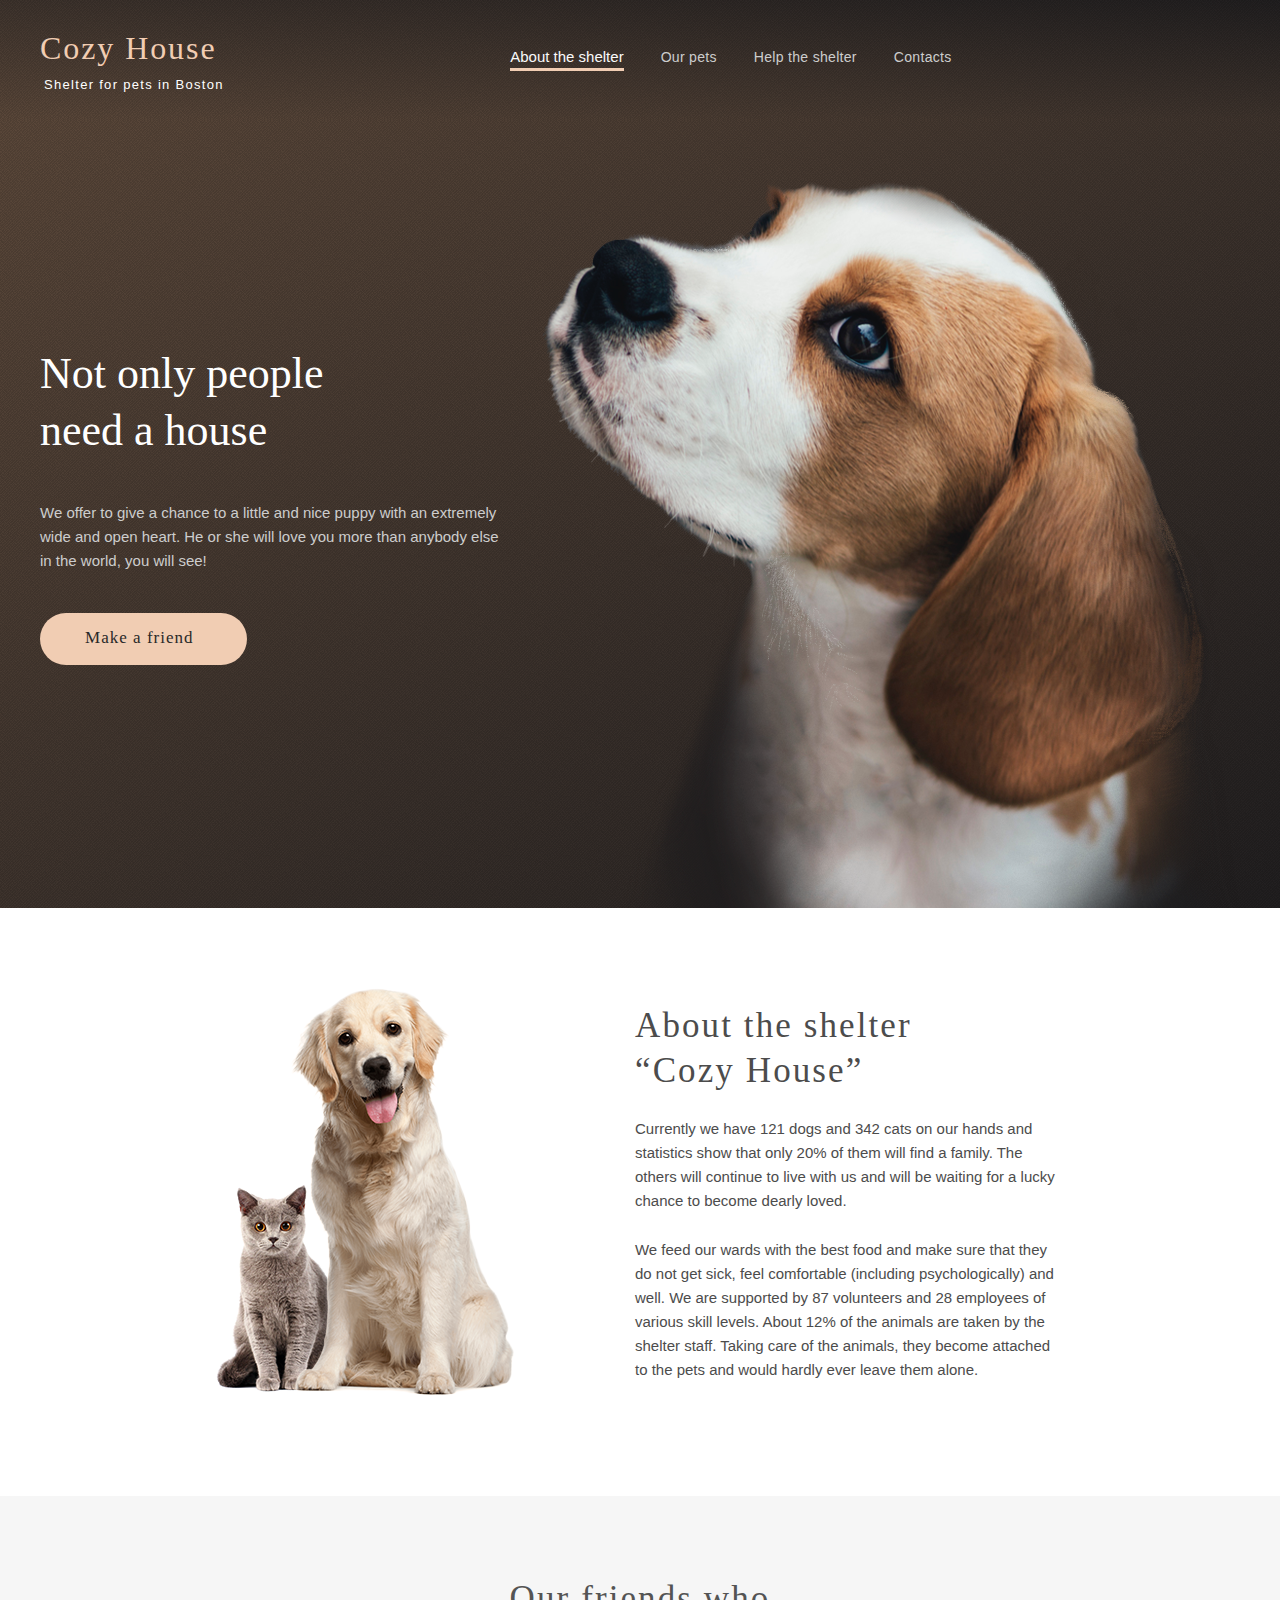
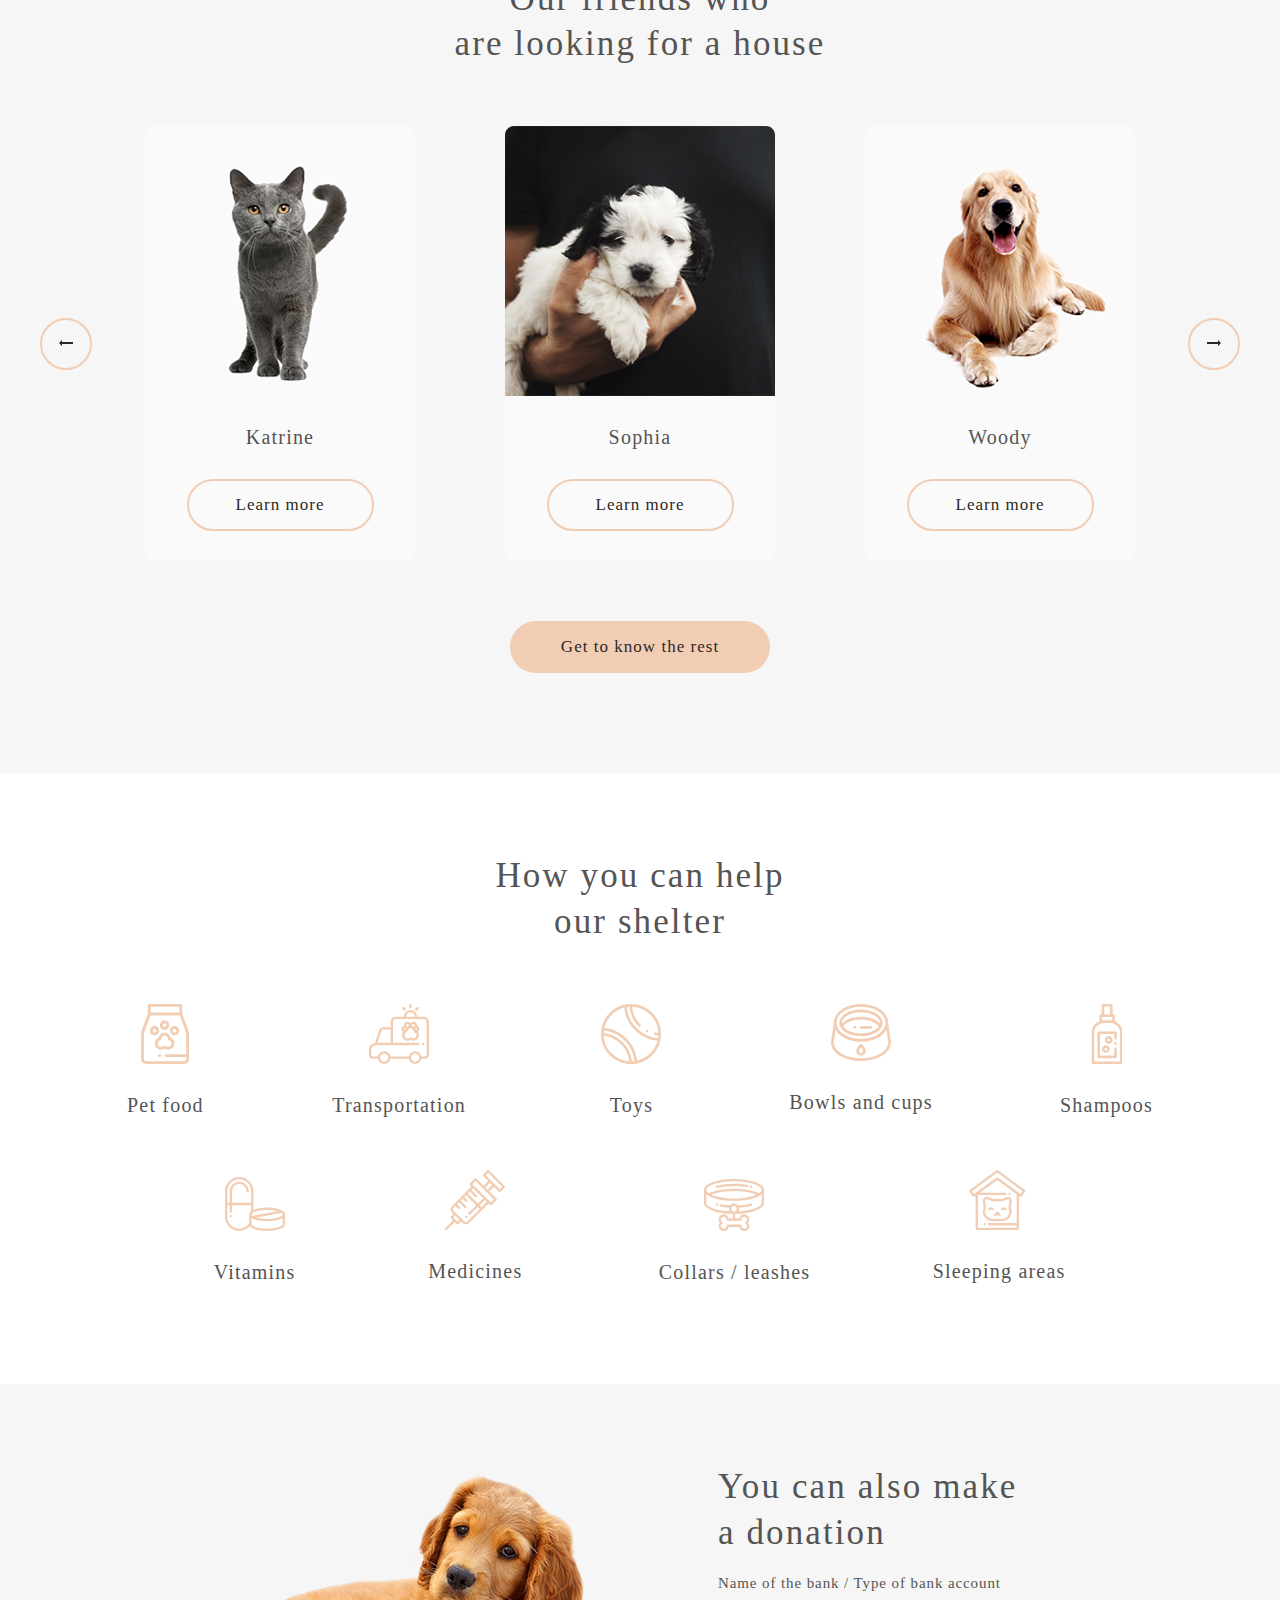
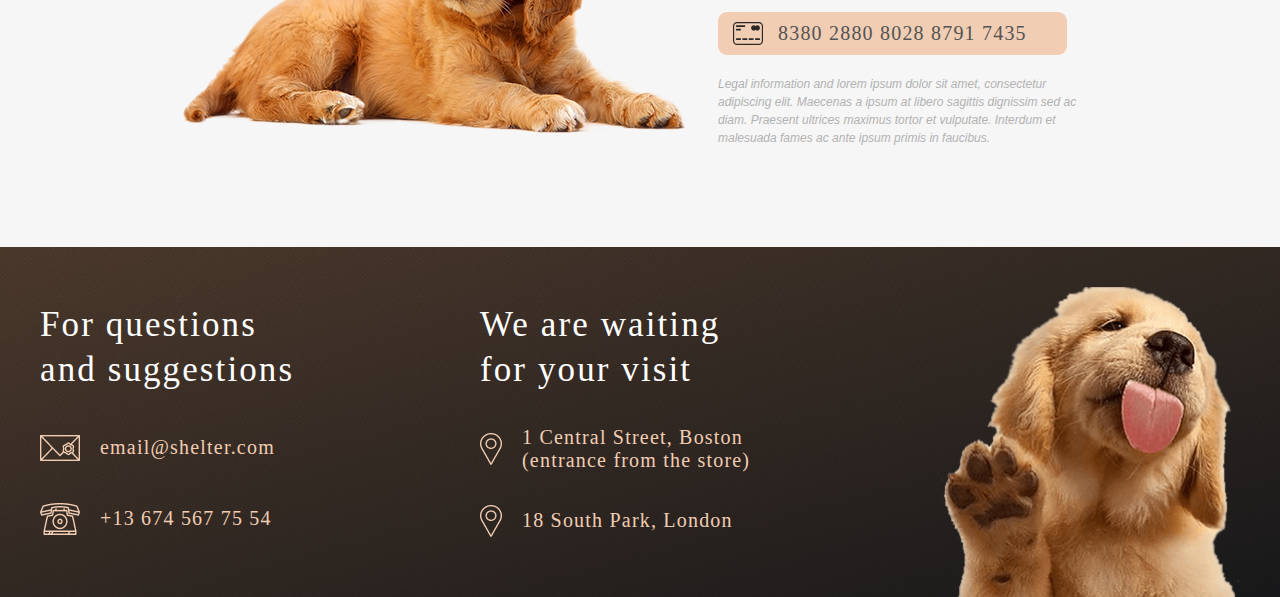
<file: pages/main/index.html>
<!DOCTYPE html>
<html lang="en">
<head>
    <meta charset="UTF-8">
    <meta http-equiv="X-UA-Compatible" content="IE=edge">
    <link rel="icon" href="../../assets/icons/favicon.ico">
    <link rel="stylesheet" href="style.css">
    <meta name="viewport" content="width=device-width, initial-scale=1.0">
    <title>Shelter-Main</title>
</head>
<body>
    <div class="blackout"></div>
    <header class="header">
        <div class="header-wrapper wrapper">
            <div class="header-content">
                <div class="logo">
                    <a href="#." class="logo-title">Cozy House</a> 
                    <a href="#." class="logo-description">Shelter for pets in Boston</a>
                </div>
                <div class="burger-menu">
                    <span class="burger-menu-span"></span>
                </div>
                <nav class="nav">
                    <ul class="navigation">
                        <li class="first-li">About the shelter</li>
                        <li class="nav-li"><a href="../pets/index.html">Our pets</a></li>
                        <li class="nav-li"><a href="#help">Help the shelter</a></li>
                        <li class="nav-li"><a href="#contacts">Contacts</a></li>
                    </ul>
                </nav>
                <div class="grey-shadow"></div>
            </div>
        </div>
    </header>
    <main class="main">
        <div class="main-wrapper">
            <section class="not-only">
                <div class="not-only-wrapper wrapper">
                    <div class="not-only-text-button">
                        <h1>Not only people need a house</h1>
                        <p class="not-only-text">We offer to give a chance to a little and nice puppy with an extremely wide and open heart. He or she will love you more than anybody else in the world, you will see!</p>
                        <a href="#pets" class="not-only-button">Make a friend</a>
                    </div>
                    <img class="not-only-puppy" src="../../assets/images/puppy.png" alt="puppy">
                </div>
            </section>
            <section class="about">
                <div class="about-wrapper wrapper">
                    <img class="about-pets" src="../../assets/images/about-pets.png" alt="pets">
                    <div class="about-content">
                        <h2 class="about-h">About the shelter “Cozy House”</h2>
                        <p class="about-text">Currently we have 121 dogs and 342 cats on our hands and statistics show that only 20% of them will find a family. The others will continue to live with us and will be waiting for a lucky chance to become dearly loved.</p>
                        <p class="about-text">We feed our wards with the best food and make sure that they do not get sick, feel comfortable (including psychologically) and well. We are supported by 87 volunteers and 28 employees of various skill levels. About 12% of the animals are taken by the shelter staff. Taking care of the animals, they become attached to the pets and would hardly ever leave them alone.</p>
                    </div>
                </div>
            </section>
            <section class="our_friends" id="pets">
                <div class="friends-wrapper wrapper">
                    <h2 class="friends-h">Our friends who </h2>
                    <h2 class="friends-h">are looking for a house</h2>

                    <div class="modal-window-wrapper">
                        <div class="modal-window">
                            <div class="modal-image"></div>
                            <div class="modal-text">
                                <h2 class="modal-h">Jennifer</h2>
                                <p class="modal-description">Dog - Labrador</p>
                                <p class="modal_history">Jennifer is a sweet 2 months old Labrador that is patiently waiting to find a new forever home. This girl really enjoys being able to go outside to run and play, but won't hesitate to play up a storm in the house if she has all of her favorite toys.</p>
                                <ul class="modal-ol">
                                    <li class="modal-age"><span><b>Age:</b></span><span class="modal-age-span">2 months</span></li>
                                    <li class="inoculations"><span><b>Inoculations:</b></span><span class="inoculations-span">none</span></li>
                                    <li class="diseases"><span><b>Diseases:</b></span><span class="diseases-span">none</span></li>
                                    <li class="parasites"><span><b>Parasites:</b></span><span class="parasites-span">none</span></li>
                                </ul>
                            </div>
                        </div>
                        <div class="cross-for-modal">
                            <span class="modal-cross"></span>
                        </div>
                    </div>
                    <div class="friend-pick-buttons">
                        <div class="friends-left-button">
                            <span class="left-button"></span>
                        </div>


                        <div class="carousel-wrapper">
                            <div class="carousel">
                                <div class="friends-pic item-left">
                        
                                    <div class="friend visible-mobule">
                                        <div class="friend-pic-first"></div>
                                        <p class="friend-name friend-name-first"></p>
                                        <button class="friend-button">Learn more</button>
                                    </div>
                                    <div class="friend unvisible_mobile">
                                        <div class="friend-pic-second"></div>
                                        <p class="friend-name friend-name-second"></p>
                                        <button class="friend-button">Learn more</button>
                                    </div>
                                    <div class="friend unvisible">
                                        <div class="friend-pic-third"></div>
                                        <p class="friend-name friend-name-third"></p>
                                        <button class="friend-button">Learn more</button>
                                    </div>
                                </div>
    
                                <div class="friends-pic item-active">
                                    
                                    <div class="friend visible-mobule">
                                        <div class="friend-pic-first"></div>
                                        <p class="friend-name friend-name-first"></p>
                                        <button class="friend-button">Learn more</button>
                                    </div>
                                    <div class="friend unvisible_mobile">
                                        <div class="friend-pic-second"></div>
                                        <p class="friend-name friend-name-second"></p>
                                        <button class="friend-button">Learn more</button>
                                    </div>
                                    <div class="friend unvisible">
                                        <div class="friend-pic-third"></div>
                                        <p class="friend-name friend-name-third"></p>
                                        <button class="friend-button">Learn more</button>
                                    </div>
                                </div>
    
                                <div class="friends-pic item-right">
                                    <div class="friend visible-mobule">
                                        <div class="friend-pic-first"></div>
                                        <p class="friend-name friend-name-first"></p>
                                        <button class="friend-button">Learn more</button>
                                    </div>
                                    <div class="friend unvisible_mobile" >
                                        <div class="friend-pic-second"></div>
                                        <p class="friend-name friend-name-second"></p>
                                        <button class="friend-button">Learn more</button>
                                    </div>
                                    <div class="friend unvisible" >
                                        <div class="friend-pic-third"></div>
                                        <p class="friend-name friend-name-third"></p>
                                        <button class="friend-button">Learn more</button>
                                    </div>
                                </div>
                            </div>
                        </div>
                        
                           
                        <div class="friends-right-button">
                            <span class="right-button"></span>
                        </div>
                     </div>
                    <a href="../pets/index.html" class="friends-button">Get to know the rest</a>
                </div>
            </section>
            <section class="help" id="help">
                <div class="help-wrapper wrapper">
                    <h2 class="help-h">How you can help</h2>
                    <h2 class="help-h help-h-second">our shelter</h2>
                    <div class="help-options">

                        <div class="option food">
                            <div class="option-icon-food"></div>
                            <h3 class="option-text">Pet food</h3>
                        </div>

                        <div class="option tranport">
                            <div class="option-icon-transport"></div>
                            <h3 class="option-text">Transportation</h3>
                        </div>

                        <div class="option toys">
                            <div class="option-icon-toys"></div>
                            <h3 class="option-text">Toys</h3>
                        </div>

                        <div class="option bowl">
                            <div class="option-icon-bowl"></div>
                            <h3 class="option-text">Bowls and cups</h3>
                        </div>

                        <div class="option shampoo">
                            <div class="option-icon-shampoo"></div>
                            <h3 class="option-text">Shampoos</h3>
                        </div>

                        <div class="option vitamins">
                            <div class="option-icon-vitamins"></div>
                            <h3 class="option-text">Vitamins</h3>
                        </div>

                        <div class="option med">
                            <div class="option-icon-med"></div>
                            <h3 class="option-text">Medicines</h3>
                        </div>

                        <div class="option collars">
                            <div class="option-icon-collars"></div>
                            <h3 class="option-text">Collars / leashes</h3>
                        </div>

                        <div class="option areas">
                            <div class="option-icon-areas"></div>
                            <h3 class="option-text">Sleeping areas</h3>
                        </div>

                    </div>
                </div>
            </section>
            <section class="in-addition">
                <div class="in-addition-wrapper wrapper">
                        <img class="in-addition-dog" src="../../assets/images/donation-dog.png" alt="donationDog">
                        <div class="in-addition-text">
                            <h2 class="in-addition-h">You can also make a donation</h2>
                            <p class="in-addition-p">Name of the bank / Type of bank account</p>
                            <div class="in-addition-card">
                                <div class="card-logo"></div>
                                <a class="in-addition-link" href="#.">8380 2880 8028 8791 7435</a>
                            </div>
                            <p class="in-addition-last-p">Legal information and lorem ipsum dolor sit amet, consectetur adipiscing elit. Maecenas a ipsum at libero sagittis dignissim sed ac diam. Praesent ultrices maximus tortor et vulputate. Interdum et malesuada fames ac ante ipsum primis in faucibus.</p>
                        </div>
                </div> 
            </section>
        </div>
        
    </main>
    <footer class="footer" id="contacts">
        <div class="footer-wrapper wrapper">
            <div class="footer-wrapper-for-text">
                <div class="for-questions">
                    <h2 class="footer-h">For questions and suggestions</h2>
                    <div class="e-mail">
                        <a class="e-mail-pic" href="mailto:email@shelter.com"></a>
                        <a class="mail-link" href="mailto:email@shelter.com">email@shelter.com</a>
                    </div>
                    <div class="telephone">
                        <a class="tel-logo" href="tel:+136745677554"></a>
                        <a class="tel-link" href="tel:+136745677554">+13 674 567 75 54</a>
                    </div>
                </div>
                <div class="visit">
                    <h2 class="footer-h footer-h-visit">We are waiting for your visit</h2>
                    <div class="zoo">
                        <a class="location" href="https://www.google.by/maps/place/Animal+Rescue+League+of+Boston/@42.3328099,-71.1141005,13z/data=!4m10!1m2!2m1!1sboston+shelter!3m6!1s0x89e37a7253479331:0x9ce9fc871d0907e8!8m2!3d42.3470486!4d-71.0697693!15sCg5ib3N0b24gc2hlbHRlciID8AEBkgEOYW5pbWFsX3NoZWx0ZXLgAQA!16s%2Fg%2F1q69v4kf_"></a>
                        <a class="location-link" href="https://www.google.by/maps/place/Animal+Rescue+League+of+Boston/@42.3328099,-71.1141005,13z/data=!4m10!1m2!2m1!1sboston+shelter!3m6!1s0x89e37a7253479331:0x9ce9fc871d0907e8!8m2!3d42.3470486!4d-71.0697693!15sCg5ib3N0b24gc2hlbHRlciID8AEBkgEOYW5pbWFsX3NoZWx0ZXLgAQA!16s%2Fg%2F1q69v4kf_">1 Central Street, Boston (entrance from the store)</a>
                    </div>
                    <div class="park">
                        <a class="location" href="https://www.google.by/maps/place/%D0%93%D1%80%D0%B8%D0%BD%D0%B2%D0%B8%D1%87%D1%81%D0%BA%D0%B8%D0%B9+%D0%BF%D0%B0%D1%80%D0%BA/@51.4954604,-0.2065732,12z/data=!4m10!1m2!2m1!1s+Park,+London+!3m6!1s0x487602849e18e569:0xe0b4893b3675cd0!8m2!3d51.4769095!4d0.0014643!15sCgxQYXJrLCBMb25kb25aDSILcGFyayBsb25kb26SAQRwYXJr4AEA!16zL20vMDF4NnQy"></a>
                        <a class="location-link location-link-park" href="https://www.google.by/maps/place/%D0%93%D1%80%D0%B8%D0%BD%D0%B2%D0%B8%D1%87%D1%81%D0%BA%D0%B8%D0%B9+%D0%BF%D0%B0%D1%80%D0%BA/@51.4954604,-0.2065732,12z/data=!4m10!1m2!2m1!1s+Park,+London+!3m6!1s0x487602849e18e569:0xe0b4893b3675cd0!8m2!3d51.4769095!4d0.0014643!15sCgxQYXJrLCBMb25kb25aDSILcGFyayBsb25kb26SAQRwYXJr4AEA!16zL20vMDF4NnQy">18 South Park, London </a>
                     </div>
                </div>
            </div>
            <img class="footer-puppy" src="../../assets/images/footer-puppy.png" alt="puppy">
        </div>
    </footer>
    <script type="module" src="script.js"></script>
</body>
</html>
</file>
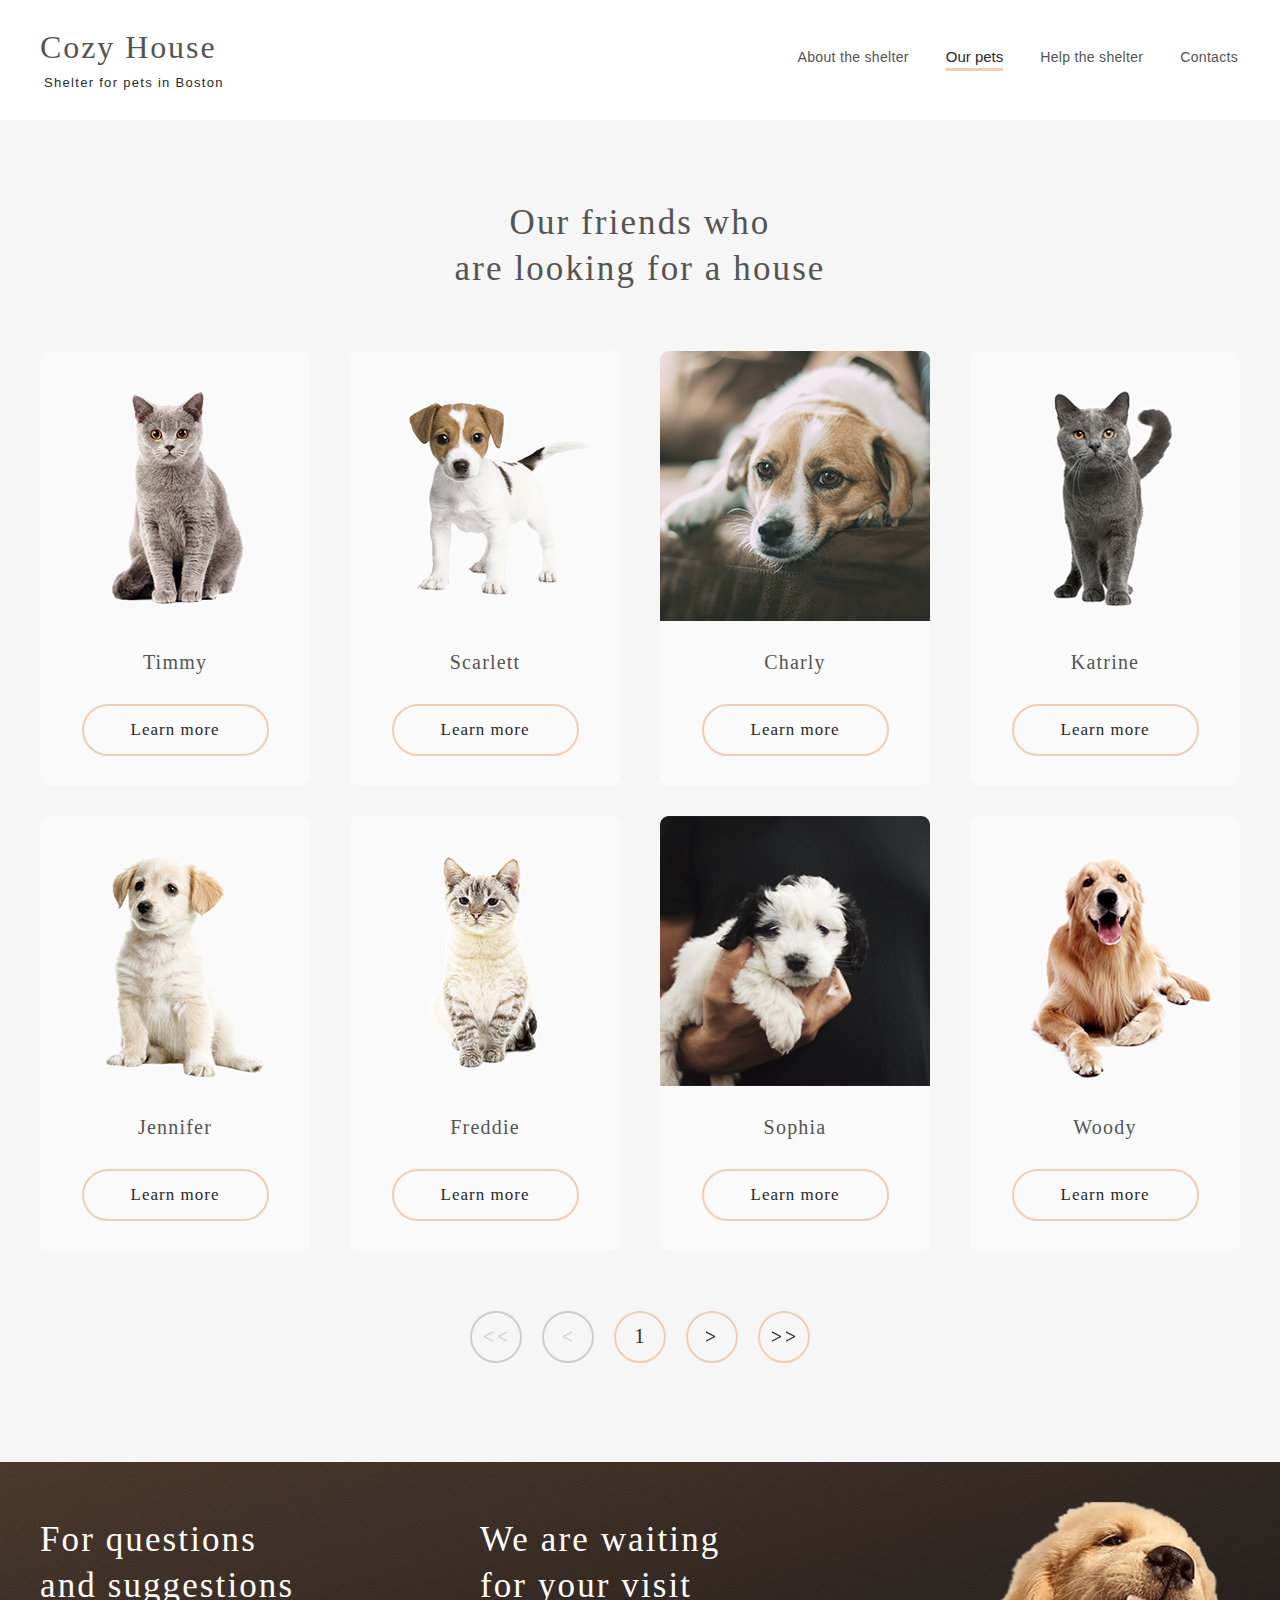
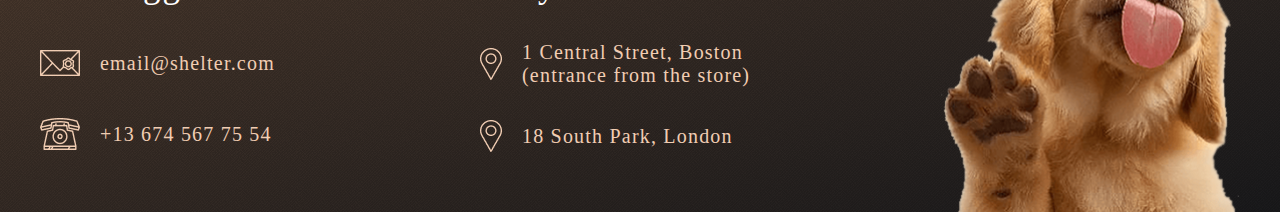
<file: pages/pets/index.html>
<!DOCTYPE html>
<html lang="en">
<head>
    <meta charset="UTF-8">
    <meta http-equiv="X-UA-Compatible" content="IE=edge">
    <link rel="icon" href="../../assets/icons/favicon.ico">
    <link rel="stylesheet" href="style.css">
    <meta name="viewport" content="width=device-width, initial-scale=1.0">
    <title>Shelter-Pets</title>
</head>
<body>
    <div class="blackout"></div>
    <header class="header">
        <div class="header-wrapper wrapper">
            <div class="header-content">
                <div class="logo">
                    <a href="../main/index.html" class="logo-title">Cozy House</a> 
                    <a href="../main/index.html" class="logo-description">Shelter for pets in Boston</a>
                </div>
                <div class="burger-menu">
                    <span class="burger-menu-span"></span>
                </div>
                <nav class="nav">
                    <ul class="navigation">
                        <li class="nav-li first-li"><a href="../main/index.html">About the shelter</a></li>
                        <li class="second-li">Our pets</li>
                        <li class="nav-li"><a href="../main/index.html#help">Help the shelter</a></li>
                        <li class="nav-li"><a href="#contact">Contacts</a></li>
                    </ul>
                </nav>
                <div class="grey-shadow"></div>
            </div>
        </div>
    </header>
    <main class="our-friends">
        <div class="our-friends-wrapper wrapper">
            <h1 class="our-friends-h">Our friends who<br/>are looking for a house</h1>
            <div class="friends">

                <div class="animal">
                    <div class="animal-pic animal-pic-first"></div>
                    <p class="animal-name animal-name-first">Katrine</p>
                    <button class="friend-button">Learn more</button>
                </div>

                <div class="animal">
                    <div class="animal-pic animal-pic-second"></div>
                    <p class="animal-name animal-name-second">Jennifer</p>
                    <button class="friend-button">Learn more</button>
                </div>

                <div class="animal">
                    <div class="animal-pic animal-pic-trird"></div>
                    <p class="animal-name animal-name-third">Woody</p>
                    <button class="friend-button">Learn more</button>
                </div>

                <div class="animal animal-unvisible-mobile">
                    <div class="animal-pic animal-pic-fourth"></div>
                    <p class="animal-name animal-name-fourth">Sophia</p>
                    <button class="friend-button">Learn more</button>
                </div>

                <div class="animal animal-unvisible-mobile">
                    <div class="animal-pic animal-pic-fifth"></div>
                    <p class="animal-name animal-name-fifth">Timmy</p>
                    <button class="friend-button">Learn more</button>
                </div>

                <div class="animal animal-unvisible-mobile">
                    <div class="animal-pic animal-pic-sixth"></div>
                    <p class="animal-name animal-name-sixth">Charly</p>
                    <button class="friend-button">Learn more</button>
                </div>

                <div class="animal animal-unvisible-middle">
                    <div class="animal-pic animal-pic-seventh"></div>
                    <p class="animal-name animal-name-seventh">Scarlett</p>
                    <button class="friend-button">Learn more</button>
                </div>

                <div class="animal animal-unvisible-middle">
                    <div class="animal-pic animal-pic-eighth"></div>
                    <p class="animal-name animal-name-eigth">Freddie</p>
                    <button class="friend-button">Learn more</button>
                </div>
                
            </div>

            
            <div class="modal-window-wrapper">
                <div class="modal-window">
                    <div class="modal-image"></div>
                    <div class="modal-text">
                        <h2 class="modal-h">Jennifer</h2>
                        <p class="modal-description">Dog - Labrador</p>
                        <p class="modal_history">Jennifer is a sweet 2 months old Labrador that is patiently waiting to find a new forever home. This girl really enjoys being able to go outside to run and play, but won't hesitate to play up a storm in the house if she has all of her favorite toys.</p>
                        <ul class="modal-ol">
                            <li class="modal-age"><span><b>Age:</b></span><span class="modal-age-span">2 months</span></li>
                            <li class="inoculations"><span><b>Inoculations:</b></span><span class="inoculations-span">none</span></li>
                            <li class="diseases"><span><b>Diseases:</b></span><span class="diseases-span">none</span></li>
                            <li class="parasites"><span><b>Parasites:</b></span><span class="parasites-span">none</span></li>
                        </ul>
                    </div>
                </div>
                <div class="cross-for-modal">
                    <span class="modal-cross"></span>
                </div>
            </div>

            <div class="friend-arrow">

                <div class="arrow unactive left-left">
                    <span class="arrow-span left-left"></span>
                </div>

                <div class="arrow unactive left">
                    <span class="arrow-span left"></span>
                </div>

                <div class="arrow page-number">
                    <span class="arrow-span center">1</span>
                </div>

                <div class="arrow active right">
                    <span class="arrow-span right"></span>
                </div>

                <div class="arrow active right-right">
                    <span class="arrow-span right-right"></span>
                </div>

            </div>
        </div>
    </main>
    <footer class="footer" id="contact">
        <div class="footer-wrapper wrapper">
            <div class="footer-wrapper-for-text">
                <div class="for-questions">
                    <h2 class="footer-h">For questions and suggestions</h2>
                    <div class="e-mail">
                        <a class="e-mail-pic" href="mailto:email@shelter.com"></a>
                        <a class="mail-link" href="mailto:email@shelter.com">email@shelter.com</a>
                    </div>
                    <div class="telephone">
                        <a class="tel-logo" href="tel:+136745677554"></a>
                        <a class="tel-link" href="tel:+136745677554">+13 674 567 75 54</a>
                    </div>
                </div>
                <div class="visit">
                    <h2 class="footer-h footer-h-visit">We are waiting for your visit</h2>
                    <div class="zoo">
                        <a class="location" href="https://www.google.by/maps/place/Animal+Rescue+League+of+Boston/@42.3328099,-71.1141005,13z/data=!4m10!1m2!2m1!1sboston+shelter!3m6!1s0x89e37a7253479331:0x9ce9fc871d0907e8!8m2!3d42.3470486!4d-71.0697693!15sCg5ib3N0b24gc2hlbHRlciID8AEBkgEOYW5pbWFsX3NoZWx0ZXLgAQA!16s%2Fg%2F1q69v4kf_"></a>
                        <a class="location-link" href="https://www.google.by/maps/place/Animal+Rescue+League+of+Boston/@42.3328099,-71.1141005,13z/data=!4m10!1m2!2m1!1sboston+shelter!3m6!1s0x89e37a7253479331:0x9ce9fc871d0907e8!8m2!3d42.3470486!4d-71.0697693!15sCg5ib3N0b24gc2hlbHRlciID8AEBkgEOYW5pbWFsX3NoZWx0ZXLgAQA!16s%2Fg%2F1q69v4kf_">1 Central Street, Boston (entrance from the store)</a>
                    </div>
                    <div class="park">
                        <a class="location" href="https://www.google.by/maps/place/%D0%93%D1%80%D0%B8%D0%BD%D0%B2%D0%B8%D1%87%D1%81%D0%BA%D0%B8%D0%B9+%D0%BF%D0%B0%D1%80%D0%BA/@51.4954604,-0.2065732,12z/data=!4m10!1m2!2m1!1s+Park,+London+!3m6!1s0x487602849e18e569:0xe0b4893b3675cd0!8m2!3d51.4769095!4d0.0014643!15sCgxQYXJrLCBMb25kb25aDSILcGFyayBsb25kb26SAQRwYXJr4AEA!16zL20vMDF4NnQy"></a>
                        <a class="location-link location-link-park" href="https://www.google.by/maps/place/%D0%93%D1%80%D0%B8%D0%BD%D0%B2%D0%B8%D1%87%D1%81%D0%BA%D0%B8%D0%B9+%D0%BF%D0%B0%D1%80%D0%BA/@51.4954604,-0.2065732,12z/data=!4m10!1m2!2m1!1s+Park,+London+!3m6!1s0x487602849e18e569:0xe0b4893b3675cd0!8m2!3d51.4769095!4d0.0014643!15sCgxQYXJrLCBMb25kb25aDSILcGFyayBsb25kb26SAQRwYXJr4AEA!16zL20vMDF4NnQy">18 South Park, London </a>
                     </div>
                </div>
            </div>
            <img class="footer-puppy" src="../../assets/images/footer-puppy.png" alt="puppy">
        </div>
    </footer>
    <script type="module" src="script.js"></script>
</body>
</html>
</file>
<file: pages/main/style.css>
* {
    box-sizing: border-box;
    margin:0; 
    padding:0; 
  }

  html {
    scroll-behavior: smooth; 
  }

  body {
    width: 100%;
    min-height: 100vh;
    display: flex;
    flex-direction: column;
    justify-content: space-between;
    align-items: center;
    overflow-x:hidden;
  }

  .no-scroll {
    overflow: hidden;
  }



  .wrapper {
    margin: auto;
    max-width: 1280px;
  }


  @media screen and (max-width: 768px) {
    .wrapper {
      margin: auto;
      max-width: 768px;
    }
  }

  @media screen and (max-width: 320px) {
    .wrapper {
      max-width: 320px;
    }
  }

  /*                              HEADER                                 */


  .header {
    min-height: 90px;
    width: 100%;
    background: url(../../assets/icons/noise_transparent@2x.svg),
    linear-gradient(to top right, #5B483A, #211F20);
    
    
  }

  .header-wrapper {
    padding: 30px 40px 0px 40px;
  }

  .header-content {
    display: flex;
    min-height: 90px;
    justify-content: space-between;
  }

  .logo {
    display: flex;
    flex-direction: column;
  }

  .logo-title {
    color: #F1CDB3;
    cursor: pointer;
    font-weight: 400;
    font-size: 2em;
    letter-spacing: 0.06em;
    font-family: Georgia, 'Times New Roman', Times, serif;
    transition: .5s;
    padding-bottom: 10px;
    text-decoration: none;
  }

  .logo-title:hover {
    color: #f5ba90;
  }
  
  .logo-description {
    text-decoration: none;
    color: #FFFFFF;
    cursor: pointer;
    font-weight: 400;
    font-size: 0.813em;
    letter-spacing: 0.1em;
    font-family: Arial, Helvetica, sans-serif;
    transition: .5s;
    padding-left: 4px;
  }

  .logo-description:hover {
    color: #cec6c6;
  }

  .navigation {
    display: flex;
    justify-content: flex-end;
    align-items: baseline;
    list-style: none;
    color: #CDCDCD;
    font-weight: 400;
    font-size: 0.938em;
    font-family: Arial, Helvetica, sans-serif;
    padding-top: 15px;
    padding-right: 2px;
  }

  .first-li {
    color: #FAFAFA;
    padding-bottom: 3px;
    border-bottom: 3px solid #F1CDB3;

  }

  .nav-li {
    cursor: pointer;
  }

  .nav-li > a {
    text-decoration: none;
    color: #CDCDCD;
    font-weight: 400;
    font-size: 0.938em;
    line-height: 24px;
    font-family: Arial, Helvetica, sans-serif;
    padding-left: 37px;
    transition: .5s;
    letter-spacing: 0.02em;
  }

  .nav-li > a:hover {
    color:  #FAFAFA;
  }

  .burger-menu {
    display: none;
  }

 

  @media screen and (max-width: 1180px) {
    .header-wrapper {
      padding: 30px 30px 0px 30px;
      margin: auto;
    }

    .first-li {
      padding-bottom: 5px;
    }

  }


  @media screen and (max-width: 768px) {
    
    .header-wrapper {
      padding: 30px 30px 0px 30px;
    }

    .first-li {
      padding-bottom: 5px;
    }

  }

  @media screen and (max-width: 320px), (max-width: 767px)  {
    
    .header-wrapper {
      padding: 30px 20px 0 20px;
    }

    .header-content {
      justify-content: space-between;
      width: 100%;
      position: relative;
    }

    .grey-shadow.open {
      display: block;
      position: fixed;
      left: 0;
      top: 0;
      width: 100%;
      height: 100%;
      background-color: rgba(41, 41, 41, 0.6);
      z-index: 0;
    }

    .burger-menu {
      position: absolute;
      display: flex;
      flex-direction: column;
      width: 30px;
      height: 26px;
      right: 20px;
      transition: .5s;
      
    }

    .burger-menu-span::before {
      content: '';
      display: block;
      width: 30px;
      height: 2px;
      background-color: #F1CDB3;
      margin-top: 10px;
    }

    .burger-menu-span {
      display: block;
      width: 30px;
      height: 2px;
      background-color: #F1CDB3;
    }

    .burger-menu-span::after {
      content: '';
      display: block;
      width: 30px;
      height: 2px;
      background-color: #F1CDB3;
      margin-top: 8px;
    }

    .burger-menu.open {
      position: fixed;
      top: 30px;
      right: 23px;
      transform: rotate(90deg);
      z-index: 3;
    }

    .nav {
      display: block;
      position: fixed;
      right: 0;
      top: 0;
      width: 320px;
      height: 100%;
      background-color: #292929;
      padding: 195px 30px 0 30px;
      z-index: 2;
      transform: translate(200%, 0px);
      transition: all .5s ease 0s;
    }

    .nav > .navigation {
      display: flex;
      flex-direction: column;
      align-items: center;
    }

    .navigation > li {
      font-size: 32px;
      line-height: 51.2px;
      font-family: Arial, Helvetica, sans-serif;
      padding-bottom: 0px;
      padding-top: 40px;
    }
    
    .nav a {
      padding-left: 0;
      font-size: 32px;
      line-height: 51.2px;
      font-family: Arial, Helvetica, sans-serif;
      
    }

    .nav.open {
      transform: translate(0px, 0px);
      transition: all .5s ease 0s;
    }

    .no-scroll {
      overflow: hidden;
    }
    

  }





    






  /*                             MAIN: NOT ONLY                                 */

  .main {
    width: 100%;
  }

  .not-only {
    min-height: 788px;
    width: 100%;
    background: url(../../assets/icons/noise_transparent@2x.svg),
    linear-gradient(to bottom right, #5B483A, #211F20);
  }
  
  .not-only-wrapper {
    display: flex;
    padding: 0px 40px;
    justify-content: space-between;
  }

  .not-only-text-button {
    display: flex;
    flex-direction: column;
    align-items: flex-start;
    padding-top: 225px;
  }

  h1 {
    color: #FFFFFF;
    max-width: 310px;
    font-weight: 400;
    font-size: 2.75em;
    line-height: 57.2px;
    font-family: Georgia, 'Times New Roman', Times, serif;
    padding-bottom: 30px;
  }

  .not-only-text {
    color: #CDCDCD;
    max-width: 460px;
    font-weight: 400;
    font-size: 0.938em;
    line-height: 24px;
    font-family: Arial, Helvetica, sans-serif;
    padding-top: 12px;
    padding-bottom: 20px;
  }

  .not-only-button {
    cursor: pointer;
    text-decoration: none;
    background-color: #F1CDB3;
    width: 207px;
    height: 52px;
    border: none;
    border-radius: 100px;
    color: #292929;
    font-weight: 400;
    font-size: 1.063em;
    letter-spacing: 0.06em;
    font-family: Georgia, 'Times New Roman', Times, serif;
    padding: 15px 45px;
    margin-top: 20px;
    white-space: nowrap;
    transition: .5s;
  }

  .not-only-button:hover {
    background-color: #FDDCC4;
  } 

  .not-only-puppy {
    margin-top: 60px;
  }


  @media screen and (max-width: 1180px) {
    .not-only  {
      min-height: 1045px;
    }
    .not-only-wrapper {
      min-height: 1045px;
      flex-direction: column;
      align-items: center;
      padding: 0 140px 0 155px;
    }

    .not-only-text-button {
      padding-top: 30px;
      padding-right: 80px;
      align-items: flex-start;
      min-width: 100%;
    }

    .not-only-text {
      min-width: 100%;
    }

    .not-only-button {
      margin-top: 22px;
      align-self: center;
    }

    .not-only-puppy {
      max-width: 569px;
      max-height: 593px;
      align-self: flex-end;
      
    }
  }


  @media screen and (max-width: 768px) {
    .not-only  {
      min-height: 1045px;
    }

    .not-only-wrapper {
      min-height: 1045px;
      flex-direction: column;
      align-items: center;
      padding: 0 30px 0 155px;
    }

    .not-only-text-button {
      padding-top: 30px;
      align-items: flex-start;
      min-width: 100%;
    }

    .not-only-text {
      min-width: 60%;
    }

    .not-only-button {
      align-self: flex-start;
      margin-top: 22px;
      margin-left: 125px;
    }

    .not-only-puppy {
      max-width: 569px;
      max-height: 593px;
      align-self: flex-end;
      
    }
    
  }

  @media screen and (max-width: 767px) {
    .not-only  {
      min-height: 703px;
    }

    .not-only-wrapper {
      padding: 0 10px 0 10px;
      min-height: 703px;
    }

    .not-only-text-button {
      align-items: center;
    }
  
    h1 {
      max-width: 220px;
      text-align: center;
      font-size: 1.563em;
      line-height: 32.5px;
      letter-spacing: 0.06em;
      padding-left: 5px;
    }

    .not-only-text {
      max-width: 320px;
      text-align: center;
    }

    .not-only-button {
      align-self: center;
      margin-top: 21px;
      margin-left: 0;
      
    }

    .not-only-puppy {
      max-width: 260px;
      max-height: 271.77px;
    }
  }
 
  @media screen and (max-width: 320px) {
    .not-only  {
      min-height: 703px;
    }

    .not-only-wrapper {
      padding: 0 10px 0 10px;
      min-height: 703px;
    }

    .not-only-text-button {
      align-items: center;
      padding-right: 0px;
    }
  
    h1 {
      max-width: 220px;
      text-align: center;
      font-size: 1.563em;
      line-height: 32.5px;
      letter-spacing: 0.06em;
      padding-left: 5px;
    }

    .not-only-text {
      max-width: 320px;
      text-align: center;
    }

    .not-only-button {
      margin-top: 21px;
      margin-left: 0;
      
    }

    .not-only-puppy {
      max-width: 260px;
      max-height: 271.77px;
    }
  }


    /*                             MAIN: ABOUT                                */


    .about {
        min-height: 588px;
        width: 100%;
    }

    .about-wrapper {
        display: flex;
        padding: 0px 215px;
    }

    .about-pets {
        margin-top: 80px;
        height: 408px;    
    }

    .about-content {
        display: flex;
        flex-direction: column;
        align-items: flex-start;
        padding-top: 95px;
        padding-left: 120px;
    }

    .about-h {
        color: #4C4C4C;
        max-width: 370px;
        font-weight: 400;
        font-size: 2.188em;
        letter-spacing: 0.06em;
        line-height: 45px;
        font-family: Georgia, 'Times New Roman', Times, serif;
        padding-bottom: 24px;
    }

    .about-text {
        color: #4C4C4C;
        max-width: 430px;
        font-weight: 400;
        font-size: 0.937em;
        line-height: 24px;
        font-family: Arial, Helvetica, sans-serif;
        padding-bottom: 25px;
    }

    @media screen and (max-width: 1180px) {
      .about-wrapper {
        padding: 0 10%;
      }
    }

    @media screen and (max-width: 768px) {
      .about {
        min-height: 1048px;
        width: 100%;
    }

      .about-wrapper {
        flex-direction: column-reverse;
        justify-content: space-between;
        align-items: center;
        padding: 80px 172px 0px 169px;
      }

      .about-content {
        padding: 0;
      }
      
      .about-pets {
        margin-top: 55px;
        margin-left: 5px;
        max-width: 300px;
        max-height: 408px;
      }

    }

    @media screen and (max-width: 320px), (max-width: 767px) {
      .about {
        min-height: 974px;
      }

      .about-wrapper {
        padding: 42px 25px 0 25px;
        min-height: 974px;
      }
  
      .about-h {
        font-size: 1.563em;
        letter-spacing: 0.06em;
        line-height: 32.5px;
        text-align: center;
      }

      .about-text {
        text-align: justify;
        padding-bottom: 22px;
      } 

      .about-pets {
        max-width: 260px;
        max-height: 353.6px;
        margin: 0 0 42.4px 3px;
      }

    }



  /*                             MAIN: FRIENDS                                */




  .our_friends {
    min-height: 877px;
    width: 100%;
    background-color: #F6F6F6;
  }

  .friends-wrapper {
    position: relative;
    display: flex;
    flex-direction: column;
    align-items: center;
    padding: 80px 40px 0px 40px;
    
  }

  .friends-h {
    color: #545454;
    max-width: 400px;
    font-weight: 400;
    font-size: 35px;
    letter-spacing: 0.06em;
    line-height: 45px;
    text-align: center;
    font-family: Georgia, 'Times New Roman', Times, serif;
  }

  .friend-pick-buttons {
    display: flex;
    width: 100%;
    align-items: center;
    justify-content: space-between;
    padding-top: 60px;
  }

  .friends-left-button, .friends-right-button {
    width: 52px;
    height: 52px;
    border: 2px solid #F1CDB3;
    border-radius: 100px;
    padding-left: 17px;
    padding-top: 20px;
    background-color: #F6F6F6;
    transition: .5s;
  }

  .friends-left-button:hover, .friends-right-button:hover {
    cursor: pointer;
    background-color: #FDDCC4;
  }

  .left-button {
    display: block;
    height: 6px;
    width: 14px;
    background-image: url(../../assets/icons/Arrow-left.svg);
    background-repeat: no-repeat;
  }

  .right-button {
    display: block;
    height: 6px;
    width: 14px;
    background-image: url(../../assets/icons/Arrow-right.svg);
    background-repeat: no-repeat;
  }



  .carousel-wrapper {
    max-width: 990px;
    overflow: hidden;
    margin: 0 auto;
    
  }

  .carousel {
    display: flex;
    position: relative;
    left: -990px;
   
  }

  .friends-pic {
    display: flex;
    justify-content: space-between;
    align-items: center;
    width: 990px;
       
  }

  .friend {
    cursor: pointer;
    display: flex;
    flex-direction: column;
    align-items: center;
    width: 270px;
    height: 435px;
    border-radius: 9px;
    background-color: #FAFAFA;
    transition: .5s;
    margin-right: 90px;
    
  }





  @keyframes move-right {
    from {left: -990px}
    to {left: -1980px}
  }

  .transition-right {
    animation-name: move-right;
    animation-duration: 1s;
  }

  @keyframes move-left {
    from {left: -990px}
    to {left: 0px}
  }

  .transition-left {
    animation-name: move-left;
    animation-duration: 1s;
  }


  


  .friend:hover {
    box-shadow: 0 0 10px 5px rgba(221, 221, 221, .4);
    background-color: #FFFFFF;
  }

  .friend-pic-first {
    width: 270px;
    height: 270px;
    background-image: url(../../assets/images/pets-katrine.png);
    background-repeat: no-repeat;
  }

  .friend-pic-second {
    width: 270px;
    height: 270px;
    background-image: url(../../assets/images/pets-jennifer.png);
    background-repeat: no-repeat;
  }

  .friend-pic-third {
    width: 270px;
    height: 270px;
    background-image: url(../../assets/images/pets-woody.png);
    background-repeat: no-repeat;
  }

  .friend-name {
    color: #545454;
    font-weight: 400;
    font-size: 1.25em;
    letter-spacing: 0.06em;
    line-height: 22.72px;
    text-align: center;
    font-family: Georgia, 'Times New Roman', Times, serif;
    padding-top: 30px;
    padding-bottom: 30px;
  }

  .friend-button {
    cursor: pointer;
    width: 187px;
    height: 52px;
    border: 2px solid #F1CDB3;
    border-radius: 100px;
    background-color: #FAFAFA;
    color: #292929;
    font-weight: 400;
    font-size: 1.0625em;
    letter-spacing: 0.06em;
    line-height: 22.1px;
    text-align: center;
    font-family: Georgia, 'Times New Roman', Times, serif;
    transition: .5s;
  }

  .friend:hover .friend-button {
    background-color: #FDDCC4;
  } 

  .friends-button {
    display: flex;
    align-items: center;
    justify-content: center;
    text-decoration: none;
    cursor: pointer;
    width: 260px;
    height: 52px;
    border: none;
    border-radius: 100px;
    background-color: #F1CDB3;
    color: #292929;
    font-weight: 400;
    font-size: 1.0625em;
    letter-spacing: 0.06em;
    line-height: 22.1px;
    text-align: center;
    font-family: Georgia, 'Times New Roman', Times, serif;
    margin-top: 60px;
    transition: .5s;
  }

  .friends-button:hover {
    background-color: #FDDCC4;
  }



  @media screen and (max-width: 1200px) {
    .our_friends {
      min-height: 877px;
    }

    .friends-wrapper {
      padding: 80px 10px 0 10px;
    }

    .friend.unvisible {
      display: none;
    }

    
    .carousel-wrapper {
      max-width: 670px;
      overflow: hidden;
      margin: 0 auto;
      
    }
  
    .carousel {
      display: flex;
      position: relative;
      left: -670px;
     
    }
  
    .friends-pic {
      padding: 0 12px 0 15px;
      display: flex;
      justify-content: space-around;
      align-items: center;
      width: 670px;
      padding-left: 0;
         
    }
  
    .friend {
      cursor: pointer;
      display: flex;
      flex-direction: column;
      align-items: center;
      width: 270px;
      height: 435px;
      border-radius: 9px;
      background-color: #FAFAFA;
      transition: .5s;
      margin: 0 30px;
    }

    @keyframes move-right {
      from {left: -670px}
      to {left: -1340px}
    }
  
    .transition-right {
      animation-name: move-right;
      animation-duration: 1s;
    }
  
    @keyframes move-left {
      from {left: -670px}
      to {left: 0px}
    }
  
    .transition-left {
      animation-name: move-left;
      animation-duration: 1s;
    }
  }



  

  @media screen and (max-width: 768px), (max-width: 810px) {
    .our_friends {
      min-height: 877px;
    }

    .friends-h {
      font-size: 35px;
    }

    .friends-wrapper {
      padding: 80px 10px 0 10px;
    }

    .friend.unvisible {
      display: none;
    }

    
    .carousel-wrapper {
      max-width: 580px;
      overflow: hidden;
      margin: 0 auto;
      
    }
  
    .carousel {
      display: flex;
      position: relative;
      left: -580px;
     
    }
  
    .friends-pic {
      padding: 0 12px 0 15px;
      display: flex;
      justify-content: space-between;
      align-items: center;
      width: 580px;
      padding-left: 0;
         
    }
  
    .friend {
      cursor: pointer;
      display: flex;
      flex-direction: column;
      align-items: center;
      width: 270px;
      height: 435px;
      border-radius: 9px;
      background-color: #FAFAFA;
      transition: .5s;
      margin-right: 40px;
      margin-left: 0;
    }

    @keyframes move-right {
      from {left: -580px}
      to {left: -1160px}
    }
  
    .transition-right {
      animation-name: move-right;
      animation-duration: 1s;
    }
  
    @keyframes move-left {
      from {left: -580px}
      to {left: 0px}
    }
  
    .transition-left {
      animation-name: move-left;
      animation-duration: 1s;
    }
  }

  @media screen and (max-width: 720px) {
    .our_friends {
      min-height: 791px;
    }

    .friend {
      margin-right: 5px;
    }

    .friends-wrapper {
      padding: 42px 0 0 0;
    }

    .friends-h {
      font-size: 1.563em;
      line-height: 32.5px;
      max-width: 300px;
    }

    .friends-pic  {
      justify-content: space-between;
      padding: 0;
    }

    .friend.unvisible_mobile {
      display: none;
    }

    .friend-pick-buttons {
      flex-wrap: nowrap;
      padding-top: 40px;
      justify-content: space-around;
    }

    .friend.visible-mobule {
      
      margin-left: 10px;
    }

    .friends-left-button {
      
      margin-top: 20px;
      margin-left: 25px;
    }

    .friends-right-button {
      
      margin-top: 20px;
      margin-right: 25px;
    }

    .friends-button {
      margin-top: 43px;
    }

    .carousel-wrapper {
      max-width: 280px;
      overflow: hidden;
      margin: 0 auto;
      
    }
  
    .carousel {
      display: flex;
      position: relative;
      left: -280px;
    }

    @keyframes move-right {
      from {left: -280px}
      to {left: -560px}
    }
  
    .transition-right {
      animation-name: move-right;
      animation-duration: 1s;
    }
  
    @keyframes move-left {
      from {left: -280px}
      to {left: 0px}
    }
  
    .transition-left {
      animation-name: move-left;
      animation-duration: 1s;
    }
  }

  @media screen and  (max-width: 445px) {
    .friends-wrapper {
      width: 335px;
    }

    .friends-pic {
      padding: 0;
    }

    .friend-pick-buttons {
      flex-wrap: wrap;
      padding-top: 40px;
      justify-content: space-around;
    }

    .friend.visible-mobule {
      order: 1;
      margin-left: 10px;
    }

    .friends-left-button {
      order: 2;
      margin-top: 20px;
      margin-left: 25px;
    }

    .friends-right-button {
      order: 3;
      margin-top: 20px;
      margin-right: 25px;
    }
  }

  @media screen and (max-width: 320px) {
    .our_friends {
      min-height: 791px;
    }

    .friend {
      margin: 0px;
    }

    .friends-wrapper {
      padding: 42px 0 0 0;
    }

    .friends-h {
      font-size: 1.563em;
      line-height: 32.5px;
      max-width: 300px;
    }

    .friends-pic  {
      justify-content: space-between;
      padding: 0;
    }

    .friend.unvisible_mobile {
      display: none;
    }

    .friend-pick-buttons {
      flex-wrap: wrap;
      padding-top: 40px;
      justify-content: space-around;
    }

    .friend.visible-mobule {
      order: 1;
      margin-left: 10px;
    }

    .friends-left-button {
      order: 2;
      margin-top: 20px;
      margin-left: 25px;
    }

    .friends-right-button {
      order: 3;
      margin-top: 20px;
      margin-right: 25px;
    }

    .friends-button {
      margin-top: 43px;
    }


    .carousel-wrapper {
      max-width: 280px;
      overflow: hidden;
      margin: 0 auto;
      
    }
  
    .carousel {
      display: flex;
      position: relative;
      left: -280px;
    }

    @keyframes move-right {
      from {left: -280px}
      to {left: -560px}
    }
  
    .transition-right {
      animation-name: move-right;
      animation-duration: 1s;
    }
  
    @keyframes move-left {
      from {left: -280px}
      to {left: 0px}
    }
  
    .transition-left {
      animation-name: move-left;
      animation-duration: 1s;
    }
  }

   /*                             MAIN: HEPL                                  */


   .help {
    width: 100%;
    min-height: 611px;
    background-color: #FFFFFF;
   }

   .help-wrapper {
    display: flex;
    flex-direction: column;
    align-items: center;
    padding-top: 80px;
   }

   .help-h {
    color: #545454;
    max-width: 308px;
    font-weight: 400;
    font-size: 2.188em;
    letter-spacing: 0.06em;
    line-height: 45.5px;
    text-align: center;
    font-family: Georgia, 'Times New Roman', Times, serif;
    white-space: nowrap;
   }

   .help-options {
    display: grid;
    width: 100%;
    padding: 60px 127px 0px 127px;
    grid-template-columns: repeat(3, 2fr) 1fr 1fr 2fr;
    grid-template-rows: repeat(2, 140.5px);
    justify-items: center;
    row-gap: 25px;
    grid-template-areas: 
    'food transport toys bowl bowl shampoo'
    'vit med collars collars areas areas';
   }

   .option-icon-food {
    width: 47.86px;
    height: 60px;
    background-image: url(../../assets/icons/Pet-food.svg);
    background-repeat: no-repeat;
   }

   .option-icon-transport {
    width: 59.95px;
    height: 60px;
    background-image: url(../../assets/icons/transportation.svg);
    background-repeat: no-repeat;
   }

   .option-icon-toys {
    width: 60px;
    height: 60px;
    background-image: url(../../assets/icons/toys.svg);
    background-repeat: no-repeat;
   }

   .option-icon-bowl {
    width: 60px;
    height: 56.82px;
    background-image: url(../../assets/icons/bowls-and-cups.svg);
    background-repeat: no-repeat;
   }

   .option-icon-shampoo {
    width: 31.3px;
    height: 60px;
    background-image: url(../../assets/icons/shampoos.svg);
    background-repeat: no-repeat;
   }

   .option-icon-vitamins {
    width: 60px;
    height: 54.16px;
    background-image: url(../../assets/icons/vitamins.svg);
    background-repeat: no-repeat;
   }

   .option-icon-med {
    width: 60px;
    height: 60px;
    background-image: url(../../assets/icons/medicines.svg);
    background-repeat: no-repeat;
   }

   .option-icon-collars {
    width: 60px;
    height: 52.43px;
    background-image: url(../../assets/icons/collars-or-leashes.svg);
    background-repeat: no-repeat;
   }

   .option-icon-areas {
    width: 59.29px;
    height: 60px;
    background-image: url(../../assets/icons/sleeping-area.svg);
    background-repeat: no-repeat;
   }



   .option {
    cursor: pointer;
    display: flex;
    flex-direction: column;
    align-items: center;
   }

   

   .option-text {
    color: #545454;
    font-weight: 400;
    font-size: 1.25em;
    letter-spacing: 0.06em;
    line-height: 23px;
    text-align: center;
    font-family: Georgia, 'Times New Roman', Times, serif;
    padding-top: 30px;
    transition: .5s;
   }

   .option-text:hover {
    color: #FDDCC4;
   }
    .food  {
    justify-self: start;
    grid-area: food;
   }

   .tranport {
    justify-self: start;
    grid-area: transport;
   }

    .toys {
      justify-self: center;
      padding-right: 17px;
      grid-area: toys;
    }

    .bowl {
      justify-self: end;
      padding-right: 15px;
      grid-area: bowl;
    }

    .shampoo {
      justify-self: end;
      grid-area: shampoo;
    }

    .vitamins {
      padding-left: 50px;
      padding-top: 7px;
      grid-area: vit;
    }

    .med {
      justify-self: end;
      padding-right: 15px;
      grid-area: med;
    }

    .collars {
      justify-self: end;
      padding-right: 35px;
      padding-top: 9px;
      grid-area: collars;
    }

    .areas {
      grid-area: areas;
    }


    @media screen and (max-width: 768px), (max-width: 900px) {
      .help { 
        min-height: 779px;
      }

      .help-wrapper {
        padding-right: 17px;
      }

      .help-h {
        padding-left: 9px;
      }

      .help-h.help-h-second {
        padding-left: 18px;
      }

      .option-text {
        white-space: nowrap;
      }

      .help-options {
        display: grid;
        width: 100%;
        padding: 60px 65px 0px 65px;
        grid-template-columns: repeat(3, 1fr);
        grid-template-rows: repeat(3, 155px);
        justify-items: center;
        row-gap: 12px;
        column-gap: 40px;
        grid-template-areas: 
        'food transport toys'
        'bowl shampoo vit' 
        'med collars areas';
       }

       .food {
        justify-self: center;
       }

       .tranport{
        justify-self: end;
        padding-right: 5px;
       }

       .toys {
        justify-self: center;
        padding-right: 0;
        padding-left: 40px;
       }

       .bowl {
        justify-self: center;
        padding-top: 3px;
        padding-right: 0;
       }

       .shampoo {
        justify-self: center;
        padding-left: 15px;
       }

       .vitamins {
        padding: 5px 25px 0 0;
        justify-self: end;
       }

       .med {
        justify-self: center;
        padding: 0;
       }

       .collars {
        justify-self: center;
        padding: 8px 0 0 15px;
       }
       
       .areas {
        justify-self: end;
       }
    }

    @media screen and (max-width: 654px) {
      .help {
        min-height: 745px;
      }

      .help-wrapper  {
        padding: 42px 17px 0 10px;
      }

      .help-h {
        font-size: 1.563em;
        line-height: 32.5px;
      }

      .help-h.help-h-second {
        padding-left: 7px;
      }

      .option-text {
        font-size: 0.938em;
        line-height: 16.5px;
        padding-top: 11px;
      }

      .help-options {
        padding: 40px 0 0 0;
        grid-template-columns: repeat(2, 1fr);
        grid-template-rows: repeat(5, 117px);
        row-gap: 0px;
        column-gap: 5px;
        grid-template-areas: 
        'food transport'
        'toys bowl' 
        'shampoo vit' 
        'med collars'
        'areas .';
       }

      .option-icon-food {
        background-size: 39.88px 50px;
      }

      .option-icon-transport {
        background-size: 49.96px 50px;
      }

      .option-icon-toys {
        background-size: 50px 50px;
      }

      .option-icon-bowl {
        background-size: 50px 47.35px;
      }

      .option-icon-shampoo {
        background-size: 29.09px 50px;
      }

      .option-icon-vitamins {
        background-size: 50px 45.13px;
        margin-bottom:4px;
      }

      .option-icon-med {
        background-size: 50px 50px;
      }

      .option-icon-collars {
        background-size: 50px 43.7px;
        margin-left: 5px;
        margin-bottom: 5px;
      }

      .option-icon-areas {
        background-size: 46.91px 50px;
        margin-left: 5px;
      }


      .tranport {
        justify-self: center;
      }
      .toys {
        padding-left: 0;
      }

      .shampoo {
        padding-left: 0;
      }

      .vitamins {
        justify-self: center;
        margin-left: 30px;
      }

      .collars {
        padding: 5px 0 0 15px;
      }

      .areas {
        justify-self: center;
      }
    }

    @media screen and (max-width: 320px) {
      .help {
        min-height: 745px;
      }

      .help-wrapper  {
        padding: 42px 17px 0 10px;
      }

      .help-h {
        font-size: 1.563em;
        line-height: 32.5px;
      }

      .help-h.help-h-second {
        padding-left: 7px;
      }

      .option-text {
        font-size: 0.938em;
        line-height: 16.5px;
        padding-top: 11px;
      }

      .help-options {
        padding: 40px 0 0 0;
        grid-template-columns: repeat(2, 1fr);
        grid-template-rows: repeat(5, 117px);
        row-gap: 0px;
        column-gap: 5px;
        grid-template-areas: 
        'food transport'
        'toys bowl' 
        'shampoo vit' 
        'med collars'
        'areas .';
       }

      .option-icon-food {
        background-size: 39.88px 50px;
      }

      .option-icon-transport {
        background-size: 49.96px 50px;
      }

      .option-icon-toys {
        background-size: 50px 50px;
      }

      .option-icon-bowl {
        background-size: 50px 47.35px;
      }

      .option-icon-shampoo {
        background-size: 29.09px 50px;
      }

      .option-icon-vitamins {
        background-size: 50px 45.13px;
        margin-bottom:4px;
      }

      .option-icon-med {
        background-size: 50px 50px;
      }

      .option-icon-collars {
        background-size: 50px 43.7px;
        margin-left: 5px;
        margin-bottom: 5px;
      }

      .option-icon-areas {
        background-size: 46.91px 50px;
        margin-left: 5px;
      }

      .tranport {
        justify-self: end;
      }

      .toys {
        padding-left: 0;
      }

      .bowl {
        padding-left: 22px;
      }
      
      .shampoo {
        padding-left: 0;
      }

      .vitamins {
        padding-right: 26px;
        margin-left: 0;
        justify-self: end;
      }

      .collars {
        padding: 5px 0 0 15px;
      }

      .areas {
        justify-self: center;
      }
    }







   /*                             MAIN: IN ADDITION                                  */


    .in-addition {
      width: 100%;
      min-height: 462px;
      background-color: #F6F6F6;
    }

   .in-addition-wrapper {
      display: flex;
      padding: 80px 182px 100px 183px;
   }

   .in-addition-dog {
    width: 505px;
    height: 261px;
    margin-top: 10px;
   }

   .in-addition-text {
      display: flex;
      flex-direction: column;
      padding-left: 30px;
   }

   .in-addition-h {
    color: #545454;
    font-weight: 400;
    font-size: 2.188em;
    letter-spacing: 0.06em;
    line-height: 45.5px;
    font-family: Georgia, 'Times New Roman', Times, serif;
    max-width: 300px;
    padding-bottom: 20px;
   }

   .in-addition-p {
    color: #545454;
    font-weight: 400;
    font-size: 0.938em;
    letter-spacing: 0.06em;
    line-height: 16.5px;
    font-family: Georgia, 'Times New Roman', Times, serif;
    padding-bottom: 20px;
   }

   .in-addition-card {
    display: flex;
    background-color: #F1CDB3;
    width: 349px;
    height: 43px;
    border-radius: 9px;
    padding: 10px 5px 0px 15px;
   }

   .card-logo {
    width: 30px;
    height: 23px;
    background-image: url(../../assets/icons/credit-card.svg);
    background-repeat: no-repeat;
   }

   .in-addition-link {
    cursor: pointer;
    text-decoration: none;
    color: #545454;
    font-weight: 400;
    font-size: 1.25em;
    letter-spacing: 0.06em;
    line-height: 23px;
    font-family: Georgia, 'Times New Roman', Times, serif;
    padding-left: 15px;
    transition: .5s;
   }

   .in-addition-link:hover {
    color: black;
   }

   .in-addition-last-p {
    color: #B2B2B2;
    font-weight: 400;
    font-style: italic;
    font-size: 0.75em;
    line-height: 18px;
    font-family: Arial, Helvetica, sans-serif;
    padding-top: 20px;
   }


   @media screen and (max-width: 768px), (max-width: 1180px) {
    .in-addition {
      min-height: 783px;
    }

    .in-addition-wrapper {
      flex-direction: column-reverse;
      align-items: center;
    }

    .in-addition-text {
      padding: 1px 11px;
    }

    .in-addition-p  {
      padding-bottom: 18px;
    }

    .in-addition-dog {
      margin-top: 60px;
      max-width: 505px;
      max-height: 261px;
    }

   }


   @media screen and (max-width: 320px), (max-width: 767px) {
    .in-addition {
      min-height: 542.2px;
    }

    .in-addition-wrapper {
      padding: 42px 17px 0 17px;
      min-height: 542.2px;
      justify-content: space-between;
    }

    .in-addition-h {
      font-size: 1.563em;
      line-height: 32.5px;
      text-align: center;
      padding: 0 30px 19px 30px;
    }

    .in-addition-p {
      text-align: justify;
      padding: 4px 0 0 3px;
      letter-spacing: 0.001em;
    }

    .in-addition-card {
      max-width: 282px;
      max-height: 43px;
      padding: 10px 15px;
      margin-top: 22px;

    }

    .card-logo {
      background-size: 30px 23px;
    }

    .in-addition-link {
      font-size: 0.938em;
      line-height: 16.5px;
      padding-top: 3px;
    }

    .in-addition-last-p {
      text-align: justify;
    }

    .in-addition-dog {
      margin: 0 0 42px 0;
      max-width: 260px;
      max-height: 135.2px;
    }

   }










     /*                             FOOTER                                */


  .footer {
    width: 100%;
    min-height: 350px;
    background: url(../../assets/icons/noise_transparent@2x.svg),
    linear-gradient(to bottom right, #513D2F, #1A1A1C);
  }

  .footer-wrapper {
    display: flex;
    padding: 40px 40px 0px 40px;
    justify-content: space-between;
  }

  .footer-wrapper-for-text {
    width: 100%;
    display: flex;
  }

  .for-questions {
    display: flex;
    flex-direction: column;
    padding-top: 15px;
  }

  .visit {
    display: flex;
    flex-direction: column;
    padding-left: 160px;
    padding-top: 15px;
  }

  .footer-h {
    color: #FFFFFF;
    font-weight: 400;
    font-size: 2.188em;
    letter-spacing: 0.06em;
    line-height: 45.5px;
    font-family: Georgia, 'Times New Roman', Times, serif;
    max-width: 280px;
  }

  .e-mail, .telephone, .zoo, .park {
    display: flex;
    align-items: center;
  }

  .e-mail {
    padding-top: 42px;
  }

  .telephone {
    padding-top: 42px;
  } 

  .zoo {
    padding-top: 33px;
  } 

  .park {
    padding-top: 33px;
  } 

  .e-mail-pic {
    display: block;
    width: 40px;
    height: 26px;
    background-image: url(../../assets/icons/mail.png);
    background-repeat: no-repeat;
  }

  .tel-logo {
    display: block;
    width: 40px;
    height: 32px;
    background-image: url(../../assets/icons/phone.png);
    background-repeat: no-repeat;
  }

  .location {
    display: block;
    width: 22px;
    height: 32px;
    background-image: url(../../assets/icons/pin.png);
    background-repeat: no-repeat;
  }

  .mail-link, .tel-link, .location-link {
    text-decoration: none;
    color: #F1CDB3;
    font-weight: 400;
    font-size: 1.25em;
    letter-spacing: 0.06em;
    line-height: 23px;
    font-family: Georgia, 'Times New Roman', Times, serif;
    transition: .5s;
  }

  .mail-link:hover, .tel-link:hover, .location-link:hover {
    color: #FAFAFA;
  }

  .mail-link, .tel-link {
    padding-left: 20px;
  }

  .location-link {
    max-width: 280px;
    padding-left: 20px;
  }

  @media screen and (max-width: 768px), (max-width: 1180px) {
    .footer {
      min-height: 639px;
    }

    .footer-wrapper {
      min-height: 639px;
      flex-direction: column;
      align-items: center;
      justify-content: space-between;
      padding: 30px 64px 0 64px;
    }

    .footer-wrapper-for-text {
      justify-content: space-between;
    }

    .for-questions {
      padding: 0;
    }

    .visit {
      padding: 0;
    }

    .footer-puppy {
      justify-self: center;
      align-self: center;
    }
  }


  @media screen and (max-width: 320px), (max-width: 767px) {
    .footer  {
      min-height: 809px;
    }

    .footer-wrapper {
      padding: 30px 17px 0 0;
      min-height: 809px;
    }

    .footer-wrapper-for-text {
      flex-direction: column;
      align-items: center;
    }

    .footer-h {
      font-size: 1.563em;
      text-align: center;
      line-height: 32.5px;
      padding-left: 17px;
    }

    .e-mail {
      padding-left: 22px;
    }

    .telephone {
      padding-left: 28px;
    }

    .visit {
      padding-top: 40px;
    }

    .footer-h.footer-h-visit {
      padding-left: 40px;

    }

    .zoo, .park {
      width: 303px;
      padding-left: 10px;
      padding-top: 40px;
      display: flex;
      justify-content: space-between;
    }

    
    .location-link {
      max-width: 265px;
      padding-left: 12px;
    }

    .location-link.location-link-park {
      padding-left: 0px;
      padding-right: 25px;
    }

    .footer-puppy {
      max-width: 260px;
      max-height: 269px;
      margin-left: 15px;
    }
  }




   /*                              MODAL                           */


   .modal-window-wrapper {
    display: none;
  }

  .modal-window-wrapper.open {
    position: sticky;
    display: block;
    width: 952px;
    height: 552px;
    z-index: 10;
    
  }

  .modal-window {
    display: flex;
    position: absolute;
    justify-content: space-between;
    z-index: 4;
    width: 900px;
    height: 500px;
    background-color: #FAFAFA;
    top: 50px;
    left: 0px;
    border-radius: 9px;
  }

  .modal-image {
    background-image: url(../../assets/images/pets-jennifer.png);
    width: 500px;
    height: 500px;
    background-repeat: no-repeat;
    background-size: 500px 500px;
  }

  .modal-text {
    width: 350px;
    padding: 50px 20px 0 0;
    margin-right: 20px;
  }

  .modal-h {
    color: #000000;
    font-weight: 400;
    font-size: 2.19em;
    letter-spacing: 0.06em;
    line-height: 45.5px;
    font-family: Georgia, 'Times New Roman', Times, serif;
  }

  .modal-description {
    color: #000000;
    font-weight: 400;
    font-size: 20px;
    letter-spacing: 0.06em;
    line-height: 23px;
    font-family: Georgia, 'Times New Roman', Times, serif;
    padding-top: 5px;
  }

  .modal_history {
    color: #000000;
    font-weight: 400;
    font-size: 15px;
    letter-spacing: 0.06em;
    line-height: 17.5px;
    font-family: Georgia, 'Times New Roman', Times, serif;
    padding-top: 40px;
    
  }

  .modal-ol {
    margin-top: 38px;
    margin-left: 15px;
  }

  .modal-ol > li {
    color: #F1CDB3;
    padding-bottom: 10px;
  }

  .modal-ol > li > span {
    color: #000000;
    font-weight: 400;
    font-size: 15px;
    letter-spacing: 0.06em;
    line-height: 16.5px;
    font-family: Georgia, 'Times New Roman', Times, serif;
  }

  .cross-for-modal {
    cursor: pointer;
    position: absolute;
    top: 0px;
    right: 5px;
    border: 2px solid #F1CDB3;
    border-radius: 100px;
    width: 52px;
    height: 52px;
    transition: .5s;
    z-index: 5;
  }

  .cross-for-modal:hover {
    background-color: #FDDCC4;
  }

  .modal-cross {
    margin-top: 18px;
    margin-left: 18px;
    display: block;
    width: 12px;
    height: 12px;
    background-image: url(../../assets/icons/Vector.svg);
  }


  @media screen and (max-width: 768px), (max-width: 1270px) {

    .modal-window-wrapper.open {
      width: 682px;
      height: 402px;    
    }

    .modal-window {
      width: 630px;
      height: 350px;
      top: 50px;
      left: 0px;
      justify-content: flex-start;

    }

    .modal-image {
      background-size: 350px 350px;
      width: 350px;
      height: 350px;
    }

   .modal-text {
    padding: 10px 0 0 15px;
    margin: 0;
    width: 260px;
   }

   .modal_history {
    font-size: 13px;
    line-height: 14.3px;
    padding-top: 25px;
    width: 260px;
   }

   .modal-ol {
    margin: 15px 0 0 15px;
   }

   .modal-ol > li {
    padding-bottom: 5px;
   }

   .cross-for-modal {
    top: 0px;
    right: 5px;
   }

  }


  @media screen and (max-width: 320px),  (max-width: 690px){

    .modal-window-wrapper.open {
      width: 271px;
      height: 393px;    
    }

    .modal-window {
      width: 240px;
      height: 341px;
      top: 50px;
      left: 0px;
    }

    .modal-image {
      display: none;
    }

    .modal-text {
      padding: 10px 5px 0 5px;
      margin: 0;
    }

    .modal-h  {
      text-align: center;
    }

    .modal-description {
      text-align: center;
      padding-top: 10px;
      font-size: 14px;
    }

    .modal_history {
      padding-top: 20px;
      width: 220px;
      text-align: justify;
      font-size: 12px;
    }

    .modal-ol {
      margin-left: 20px;
      margin-top: 20px;
    
    }

    .modal-ol > li {
      padding-bottom: 0px;
    }

    .modal-ol > li > span {
      font-size: 12px;
      letter-spacing: 0.01em;
    }

    .cross-for-modal {
      top: 0;
      right: 0;
    }


    
  }


  .blackout {
    display: none;
  }

  .blackout.open {
    display: block;
    position: fixed;
    left: 0;
    top: 0;
    width: 100%;
    height: 100%;
    background-color: rgba(41, 41, 41, 0.6);
    z-index: 4;
  }
</file>
<file: pages/pets/style.css>
* {
    box-sizing: border-box;
    margin:0; 
    padding:0; 
  }

  html {
    scroll-behavior: smooth; 
  }

  body {
    min-height: 100vh;
    width: 100%;
    display: flex;
    flex-direction: column;
    justify-content: space-between;
    align-items: center;
    overflow-x:hidden;
  }

  .no-scroll {
    overflow: hidden;
  }


  .wrapper {
    margin: auto;
    max-width: 1280px;
  }

  @media screen and (max-width: 768px) {
    .wrapper {
      margin: auto;
      max-width: 768px;
    }
  }

  @media screen and (max-width: 320px) {
    .wrapper {
      max-width: 320px;
    }
  }



  /*                              HEADER                                 */



  .header {
    width: 100%;
    min-height: 120px;
    background-color: #FFFFFF;
  }

  .header-wrapper {
    padding: 30px 40px 0px 40px;
  }

  .header-content {
    display: flex;
    min-height: 90px;
    justify-content: space-between;
  }

  .logo {
    display: flex;
    flex-direction: column;
  }

  .logo-title {
    color: #545454;
    cursor: pointer;
    font-weight: 400;
    font-size: 2em;
    letter-spacing: 0.06em;
    line-height: 35.2px;
    font-family: Georgia, 'Times New Roman', Times, serif;
    transition: .5s;
    padding-bottom: 10px;
    text-decoration: none;
  }

  .logo-title:hover {
    color: #f5ba90;
  }
  
  .logo-description {
    text-decoration: none;
    color: #292929;
    cursor: pointer;
    font-weight: 400;
    font-size: 0.813em;
    letter-spacing: 0.1em;
    font-family: Arial, Helvetica, sans-serif;
    transition: .5s;
    padding-left: 4px;
  }

  .logo-description:hover {
    color: #f5ba90;
  }

  .navigation {
    display: flex;
    justify-content: flex-end;
    align-items: baseline;
    list-style: none;
    font-weight: 400;
    font-size: 0.938em;
    font-family: Arial, Helvetica, sans-serif;
    padding-top: 15px;
    padding-right: 2px;
  }

  .first-li {
    padding-right: 37px;
  }

  .second-li {
    color: #292929;
    padding-bottom: 3px;
    border-bottom: 3px solid #F1CDB3;
  }

  .nav-li {
    cursor: pointer;
  }

  .nav-li > a {
    text-decoration: none;
    color: #545454;
    font-weight: 400;
    font-size: 0.938em;
    line-height: 24px;
    font-family: Arial, Helvetica, sans-serif;
    padding-left: 37px;
    transition: .5s;
    letter-spacing: 0.02em;
  }

  .nav-li > a:hover {
    color:  #292929;
  }

  .burger-menu {
    display: none;
  }

  .grey-shadow {
    display: none;
  }

  @media screen and (max-width: 1180px) {
    .header-wrapper {
      padding: 30px 30px 0px 30px;
      margin: auto;
    }

    .first-li {
      padding-bottom: 5px;
    }

  }


  @media screen and (max-width: 768px) {
    
    .header-wrapper {
      padding: 30px 30px 0px 30px;
    }

    .first-li {
      padding-bottom: 5px;
    }

  }

  @media screen and (max-width: 320px), (max-width: 767px)  {
    
    .header-wrapper {
      padding: 30px 20px 0 20px;
    }

    .grey-shadow.open {
      display: block;
      position: fixed;
      left: 0;
      top: 0;
      width: 100%;
      height: 100%;
      background-color: rgba(41, 41, 41, 0.6);
      z-index: 0;
    }

    .burger-menu {
      display: flex;
      flex-direction: column;
      width: 30px;
      height: 26px;
      margin-top: 18px;
      transition: .5s;
    }

    .burger-menu-span::before {
      content: '';
      display: block;
      width: 30px;
      height: 2px;
      background-color: #000000;
      margin-top: 10px;
    }

    .burger-menu-span {
      display: block;
      width: 30px;
      height: 2px;
      background-color: #000000;
    }

    .burger-menu-span::after {
      content: '';
      display: block;
      width: 30px;
      height: 2px;
      background-color: #000000;
      margin-top: 8px;
    }

    .burger-menu.open {
      position: fixed;
      top: 30px;
      right: 23px;
      transform: rotate(90deg);
      z-index: 3;
    }

    .nav {
      display: block;
      position: fixed;
      right: 0;
      top: 0;
      width: 320px;
      height: 100%;
      background-color: #292929;
      padding: 195px 30px 0 30px;
      z-index: 2;
      transform: translate(200%, 0px);
      transition: all .5s ease 0s;
    }

    .nav > .navigation {
      display: flex;
      flex-direction: column;
      align-items: center;
    }

    .nav li {
      font-size: 32px;
      line-height: 51.2px;
      font-family: Arial, Helvetica, sans-serif;
      padding: 40px 0 0 0;
      color: #FAFAFA;
      text-align: center;
    }
    .nav a {
      padding-left: 0;
      font-size: 32px;
      line-height: 51.2px;
      font-family: Arial, Helvetica, sans-serif;
      text-align: center;
      color: #CDCDCD;
    }

    .nav.open {
      transform: translate(0px, 0px);
      transition: all .5s ease 0s;
    }

    .no-scroll {
      overflow: hidden;
    }
  }




  /*                              MAIN                                 */


  .our-friends {
    width: 100%;
    min-height: 1342px;
    background-color: #F6F6F6;
  }

  .our-friends-wrapper {
    display: flex;
    flex-direction: column;
    padding: 80px 40px 0px 40px;
    align-items: center;
  }

  .our-friends-h {
    max-width: 400px;
    color: #545454;
    font-weight: 400;
    font-size: 2.188em;
    line-height: 45.5px;
    letter-spacing: 0.06em;
    font-family: Georgia, 'Times New Roman', Times, serif;
    text-align: center;
  }

  .friends {
    display: grid;
    grid-template-columns: repeat(4, 1fr);
    grid-template-rows: repeat(2, 435px);
    column-gap: 40px;
    row-gap: 30px;
    padding-top: 60px;
  }

  .animal {
    width: 270px;
    height: 435px;
    cursor: pointer;
    display: flex;
    flex-direction: column;
    align-items: center;
    border-radius: 9px;
    background-color: #FAFAFA;
    transition: .5s;
  }

  .animal:hover {
    box-shadow: 0 0 10px 5px rgba(221, 221, 221, .4);
    background-color: #FFFFFF;
  }

  .animal-name {
    color: #545454;
    font-weight: 400;
    font-size: 1.25em;
    line-height: 22.72px;
    letter-spacing: 0.06em;
    font-family: Georgia, 'Times New Roman', Times, serif;
    padding-top: 30px;
    padding-bottom: 30px;
  }

  .friend-button {
    width: 187px;
    height: 52px;
    border: 2px solid #F1CDB3;
    border-radius: 100px;
    background-color: #FAFAFA;
    color: #292929;
    font-weight: 400;
    font-size: 1.0625em;
    line-height: 22.1px;
    letter-spacing: 0.06em;
    font-family: Georgia, 'Times New Roman', Times, serif;
    transition: .5s;
  }

  .animal:hover .friend-button {
    background-color: #FDDCC4;
  }
  

  .animal-pic-first {
    width: 270px;
    height: 270px;
    background-image: url(../../assets/images/pets-katrine.png);
    background-repeat: no-repeat;
  }

  .animal-pic-second {
    width: 270px;
    height: 270px;
    background-image: url(../../assets/images/pets-jennifer.png);
    background-repeat: no-repeat;
  }

  .animal-pic-trird {
    width: 270px;
    height: 270px;
    background-image: url(../../assets/images/pets-woody.png);
    background-repeat: no-repeat;
  }

  .animal-pic-fourth {
    width: 270px;
    height: 270px;
    background-image: url(../../assets/images/pets-sophia.png);
    background-repeat: no-repeat;
  }

  .animal-pic-fifth {
    width: 270px;
    height: 270px;
    background-image: url(../../assets/images/pets-timmy.png);
    background-repeat: no-repeat;
  }

  .animal-pic-sixth {
    width: 270px;
    height: 270px;
    background-image: url(../../assets/images/pets-charly.png);
    background-repeat: no-repeat;
  }

  .animal-pic-seventh {
    width: 270px;
    height: 270px;
    background-image: url(../../assets/images/pets-scarlet.png);
    background-repeat: no-repeat;
  }

  .animal-pic-eighth {
    width: 270px;
    height: 270px;
    background-image: url(../../assets/images/pets-freddue.png);
    background-repeat: no-repeat;
  }

  .friend-arrow {
    display: flex;
    padding-top: 60px;
  }

  .arrow {
    width: 52px;
    height: 52px;
    border-radius: 100px;
    display: flex;
    align-items: center;
    justify-content: center;
    margin: 0px 10px;
  }

  .unactive {
    border: 2px solid #CDCDCD;
    background-color: #F6F6F6;
    padding-top: 10px;
  }

  span.left-left {
    display: block;
    width: 27px;
    height: 23px;
    background-image: url(../../assets/icons/left-left.svg);
    background-repeat: no-repeat;
  }

  span.left-left.black {
    display: block;
    width: 27px;
    height: 23px;
    background-image: url(../../assets/icons/right-right.svg);
    background-repeat: no-repeat;
    transform: rotate(180deg);
    margin-bottom: 22px;
    margin-right: 5px;
  }

  span.left {
    display: block;
    width: 13px;
    height: 23px;
    background-image: url(../../assets/icons/left.svg);
    background-repeat: no-repeat;
  }

  span.left.black {
    display: block;
    width: 13px;
    height: 23px;
    background-image: url(../../assets/icons/right.svg);
    background-repeat: no-repeat;
    margin-bottom: 22px;
    margin-right: 5px;
    transform: rotate(180deg);
  }

  .page-number {
    cursor: pointer;
    border: 2px solid #F1CDB3;
    background-color: #F6F6F6;
    color: #292929;
    font-weight: 400;
    font-size: 1.25em;
    line-height: 23px;
    letter-spacing: 0.06em;
    font-family: Georgia, 'Times New Roman', Times, serif;
    padding-bottom: 2px;
    transition: .5s;

  }

  .page-number:hover {
    background-color: #F1CDB3;
  }

  .active {
    cursor: pointer;
    border: 2px solid #F1CDB3;
    background-color: #F6F6F6;
    padding-top: 10px;
    transition: .5s;
  }
  
  .active:hover {
    border: 2px solid #f5ba90;
  }

  span.right {
    display: block;
    width: 13px;
    height: 23px;
    background-image: url(../../assets/icons/right.svg);
    background-repeat: no-repeat;
  }

  span.right.gray {
    display: block;
    width: 13px;
    height: 23px;
    background-image: url(../../assets/icons/left.svg);
    background-repeat: no-repeat;
    transform: rotate(180deg);
    margin-bottom: 20px;
  }

  span.right-right {
    display: block;
    width: 27px;
    height: 23px;
    background-image: url(../../assets/icons/right-right.svg);
    background-repeat: no-repeat;
  }


  span.right-right.gray {
    display: block;
    width: 27px;
    height: 23px;
    background-image: url(../../assets/icons/left-left.svg);
    background-repeat: no-repeat;
    margin-bottom: 20px;
    transform: rotate(180deg);
  }

  @media screen and (max-width: 768px), (max-width: 1210px) {
    .our-friends {
      min-height: 1733px;
    }

    .our-friends-wrapper  {
      padding: 80px 94px 0 94px;
    }

    .friends {
      padding-top: 30px;
      grid-template-columns: repeat(2, 1fr);
      grid-template-rows: repeat(3, 435px);
      column-gap: 40px;
      row-gap: 30px;    
    }

    .animal.animal-unvisible-middle {
      display: none;
    }

    .friend-arrow {
      padding-top: 40px;
    }    
  }


  @media screen and (max-width: 320px), (max-width: 650px) {
    .our-friends {
      min-height: 1649px;
    }

    .our-friends-wrapper {
      padding: 42px 15px 0 10px;
    }

    .our-friends-h {
      font-size: 1.563em;
      line-height: 32.5px;
      padding-left: 7px;
    }

    .friends {
      padding-top: 40px;
      grid-template-columns: 1fr;
      padding-left: 5px;
    }

    .animal.animal-unvisible-mobile {
      display: none;
    }

    .friend-arrow {
      padding-top: 42px;
    }

    .arrow {
      margin: 0 5px;
    }

    .page-number {
      padding-bottom: 0;
    }

    .center, span.left-left, span.left {
      margin-left: 5px;
    }

    span.right, span.right-right {
      margin-left: 6px;
    }

    

  }




      /*                             FOOTER                                */


      .footer {
        width: 100%;
        min-height: 350px;
        background: url(../../assets/icons/noise_transparent@2x.svg),
        linear-gradient(to bottom right, #513D2F, #1A1A1C);
      }
    
      .footer-wrapper {
        display: flex;
        padding: 40px 40px 0px 40px;
        justify-content: space-between;
      }
    
      .footer-wrapper-for-text {
        width: 100%;
        display: flex;
      }
    
      .for-questions {
        display: flex;
        flex-direction: column;
        padding-top: 15px;
      }
    
      .visit {
        display: flex;
        flex-direction: column;
        padding-left: 160px;
        padding-top: 15px;
      }
    
      .footer-h {
        color: #FFFFFF;
        font-weight: 400;
        font-size: 2.188em;
        letter-spacing: 0.06em;
        line-height: 45.5px;
        font-family: Georgia, 'Times New Roman', Times, serif;
        max-width: 280px;
      }
    
      .e-mail, .telephone, .zoo, .park {
        display: flex;
        align-items: center;
      }
    
      .e-mail {
        padding-top: 42px;
      }
    
      .telephone {
        padding-top: 42px;
      } 
    
      .zoo {
        padding-top: 33px;
      } 
    
      .park {
        padding-top: 33px;
      } 
    
      .e-mail-pic {
        display: block;
        width: 40px;
        height: 26px;
        background-image: url(../../assets/icons/mail.png);
        background-repeat: no-repeat;
      }
    
      .tel-logo {
        display: block;
        width: 40px;
        height: 32px;
        background-image: url(../../assets/icons/phone.png);
        background-repeat: no-repeat;
      }
    
      .location {
        display: block;
        width: 22px;
        height: 32px;
        background-image: url(../../assets/icons/pin.png);
        background-repeat: no-repeat;
      }
    
      .mail-link, .tel-link, .location-link {
        text-decoration: none;
        color: #F1CDB3;
        font-weight: 400;
        font-size: 1.25em;
        letter-spacing: 0.06em;
        line-height: 23px;
        font-family: Georgia, 'Times New Roman', Times, serif;
        transition: .5s;
      }
    
      .mail-link:hover, .tel-link:hover, .location-link:hover {
        color: #FAFAFA;
      }
    
      .mail-link, .tel-link {
        padding-left: 20px;
      }
    
      .location-link {
        max-width: 280px;
        padding-left: 20px;
      }
    
      @media screen and (max-width: 768px), (max-width: 1180px) {
        .footer {
          min-height: 639px;
        }
    
        .footer-wrapper {
          min-height: 639px;
          flex-direction: column;
          align-items: center;
          justify-content: space-between;
          padding: 30px 64px 0 64px;
        }
    
        .footer-wrapper-for-text {
          justify-content: space-between;
        }
    
        .for-questions {
          padding: 0;
        }
    
        .visit {
          padding: 0;
        }
    
        .footer-puppy {
          justify-self: center;
          align-self: center;
        }
      }
    
    
      @media screen and (max-width: 320px), (max-width: 767px) {
        .footer  {
          min-height: 809px;
        }
    
        .footer-wrapper {
          padding: 30px 17px 0 0;
          min-height: 809px;
        }
    
        .footer-wrapper-for-text {
          flex-direction: column;
          align-items: center;
        }
    
        .footer-h {
          font-size: 1.563em;
          text-align: center;
          line-height: 32.5px;
          padding-left: 17px;
        }
    
        .e-mail {
          padding-left: 22px;
        }
    
        .telephone {
          padding-left: 28px;
        }
    
        .visit {
          padding-top: 40px;
        }
    
        .footer-h.footer-h-visit {
          padding-left: 40px;
    
        }
    
        .zoo, .park {
          width: 303px;
          padding-left: 10px;
          padding-top: 40px;
          display: flex;
          justify-content: space-between;
        }
    
        
        .location-link {
          max-width: 265px;
          padding-left: 12px;
        }
    
        .location-link.location-link-park {
          padding-left: 0px;
          padding-right: 25px;
        }
    
        .footer-puppy {
          max-width: 260px;
          max-height: 269px;
          margin-left: 15px;
        }
      }


      /*                              MODAL                           */


  .modal-window-wrapper {
    display: none;
  }

  .modal-window-wrapper.open {
    position: fixed;
    display: block;
    width: 952px;
    height: 552px;
    z-index: 10;
  }

  .modal-window {
    display: flex;
    position: absolute;
    justify-content: space-between;
    z-index: 4;
    width: 900px;
    height: 500px;
    background-color: #FAFAFA;
    top: 50px;
    left: 0px;
    border-radius: 9px;
  }

  .modal-image {
    background-image: url(../../assets/images/pets-jennifer.png);
    width: 500px;
    height: 500px;
    background-repeat: no-repeat;
    background-size: 500px 500px;
  }

  .modal-text {
    width: 350px;
    padding: 50px 20px 0 0;
    margin-right: 20px;
  }

  .modal-h {
    color: #000000;
    font-weight: 400;
    font-size: 2.19em;
    letter-spacing: 0.06em;
    line-height: 45.5px;
    font-family: Georgia, 'Times New Roman', Times, serif;
  }

  .modal-description {
    color: #000000;
    font-weight: 400;
    font-size: 20px;
    letter-spacing: 0.06em;
    line-height: 23px;
    font-family: Georgia, 'Times New Roman', Times, serif;
    padding-top: 5px;
  }

  .modal_history {
    color: #000000;
    font-weight: 400;
    font-size: 15px;
    letter-spacing: 0.06em;
    line-height: 17.5px;
    font-family: Georgia, 'Times New Roman', Times, serif;
    padding-top: 40px;
    
  }

  .modal-ol {
    margin-top: 38px;
    margin-left: 15px;
  }

  .modal-ol > li {
    color: #F1CDB3;
    padding-bottom: 10px;
  }

  .modal-ol > li > span {
    color: #000000;
    font-weight: 400;
    font-size: 15px;
    letter-spacing: 0.06em;
    line-height: 16.5px;
    font-family: Georgia, 'Times New Roman', Times, serif;
  }

  .cross-for-modal {
    cursor: pointer;
    position: absolute;
    top: 0px;
    right: 5px;
    border: 2px solid #F1CDB3;
    border-radius: 100px;
    width: 52px;
    height: 52px;
    transition: .5s;
    z-index: 5;
  }

  .cross-for-modal:hover {
    background-color: #FDDCC4;
  }

  .modal-cross {
    margin-top: 18px;
    margin-left: 18px;
    display: block;
    width: 12px;
    height: 12px;
    background-image: url(../../assets/icons/Vector.svg);
  }


  @media screen and (max-width: 768px), (max-width: 1270px) {

    .modal-window-wrapper.open {
      width: 682px;
      height: 402px;    
    }

    .modal-window {
      width: 630px;
      height: 350px;
      top: 50px;
      left: 0px;
      justify-content: flex-start;

    }

    .modal-image {
      background-size: 350px 350px;
      width: 350px;
      height: 350px;
    }

   .modal-text {
    padding: 10px 0 0 15px;
    margin: 0;
    width: 260px;
   }

   .modal_history {
    font-size: 13px;
    line-height: 14.3px;
    padding-top: 25px;
    width: 260px;
   }

   .modal-ol {
    margin: 15px 0 0 15px;
   }

   .modal-ol > li {
    padding-bottom: 5px;
   }

   .cross-for-modal {
    top: 0px;
    right: 5px;
   }

  }


  @media screen and (max-width: 320px), (max-width: 690px) {

    .modal-window-wrapper.open {
      width: 271px;
      height: 393px;    
    }

    .modal-window {
      width: 240px;
      height: 341px;
      top: 50px;
      left: 0px;
    }

    .modal-image {
      display: none;
    }

    .modal-text {
      padding: 10px 5px 0 5px;
      margin: 0;
    }

    .modal-h  {
      text-align: center;
    }

    .modal-description {
      text-align: center;
      padding-top: 10px;
      font-size: 14px;
    }

    .modal_history {
      padding-top: 20px;
      width: 220px;
      text-align: justify;
      font-size: 12px;
    }

    .modal-ol {
      margin-left: 20px;
      margin-top: 20px;
    
    }

    .modal-ol > li {
      padding-bottom: 0px;
    }

    .modal-ol > li > span {
      font-size: 12px;
      letter-spacing: 0.01em;
    }

    .cross-for-modal {
      top: 0;
      right: 0;
    }


    
  }


  .blackout {
    display: none;
  }

  .blackout.open {
    display: block;
    position: fixed;
    left: 0;
    top: 0;
    width: 100%;
    height: 100%;
    background-color: rgba(41, 41, 41, 0.6);
    z-index: 4;
  }
</file>
